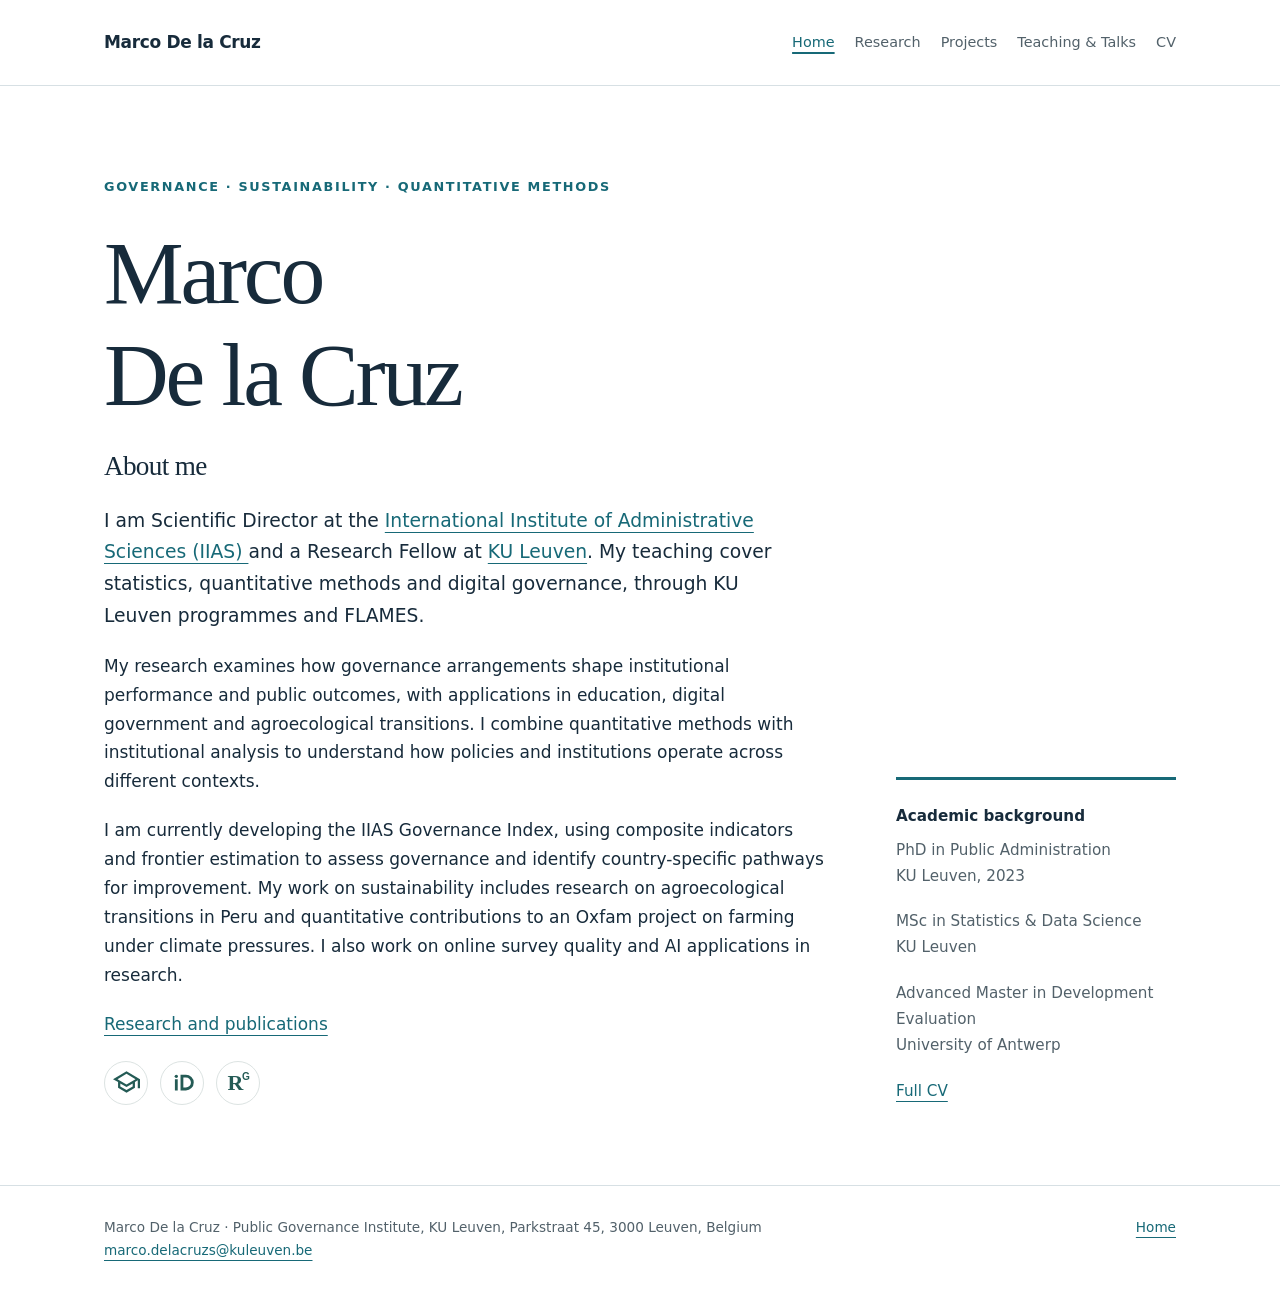
<file: index.html>
<!DOCTYPE html>
<html lang="en">
<head>
  <meta charset="utf-8">
  <meta name="viewport" content="width=device-width, initial-scale=1">

  <title>About me | Marco De la Cruz</title>

  <meta
    name="description"
    content="Marco De la Cruz: governance, institutional performance and sustainability, with research in education, agroecological transitions and quantitative methods."
  >

  <link href="style.css" rel="stylesheet">

  <style>
    .academic-profiles {
      display: flex;
      align-items: center;
      gap: 12px;
      margin-top: 22px;
    }

    .academic-profiles .profile-icon {
      display: inline-flex;
      align-items: center;
      justify-content: center;
      width: 44px;
      height: 44px;
      padding: 0;
      border: 1px solid #dce3e2;
      border-radius: 50%;
      color: #245b55;
      background: transparent;
      text-decoration: none;
      transition:
        color 150ms ease,
        background-color 150ms ease,
        border-color 150ms ease;
    }

    .academic-profiles .profile-icon:hover {
      color: #fff;
      background-color: #245b55;
      border-color: #245b55;
    }

    .academic-profiles .profile-icon:focus-visible {
      outline: 3px solid #245b55;
      outline-offset: 4px;
    }

    .academic-profiles svg {
      display: block;
      width: 27px;
      height: 27px;
      fill: currentColor;
    }

    @media (prefers-reduced-motion: reduce) {
      .academic-profiles .profile-icon {
        transition: none;
      }
    }
  </style>
</head>

<body>
  <a class="skip" href="#main">Skip to content</a>

  <header>
    <div class="wrap bar">
      <a class="name" href="index.html">Marco De la Cruz</a>

      <nav aria-label="Main navigation">
        <a href="index.html" aria-current="page">Home</a>
        <a href="research.html">Research</a>
        <a href="projects.html">Projects</a>
        <a href="teaching.html">Teaching &amp; Talks</a>
        <a href="cv.html">CV</a>
      </nav>
    </div>
  </header>

  <main class="wrap" id="main">
    <section class="hero">
      <div>
        <p class="eyebrow">
          Governance · Sustainability · Quantitative methods
        </p>

        <h1>Marco<br>De la Cruz</h1>

        <h2 style="font-size: 1.7rem;">About me</h2>

        <p class="intro">
          I am Scientific Director at the
          <a href="https://www.iias-iisa.org/">
            International Institute of Administrative Sciences (IIAS)
          </a>
          and a Research Fellow at
          <a href="https://www.kuleuven.be/english/">KU Leuven</a>.
          My teaching cover statistics, quantitative methods and digital governance, through KU Leuven programmes and FLAMES.          
        </p>
        

        <p>
          My research examines how governance arrangements shape
          institutional performance and public outcomes, with applications
          in education, digital government and agroecological transitions.
          I combine quantitative methods with institutional analysis to
          understand how policies and institutions operate across
          different contexts.
        </p>

        <p>
          I am currently developing the IIAS Governance Index, using
          composite indicators and frontier estimation to assess governance
          and identify country-specific pathways for improvement.
          My work on sustainability includes research on agroecological
          transitions in Peru and quantitative contributions to an Oxfam
          project on farming under climate pressures. I also work on
          online survey quality and AI applications in research.
        </p>

        <a href="research.html">Research and publications</a>

        <nav class="academic-profiles" aria-label="Academic profiles">

          
          <a
            class="profile-icon"
            href="https://scholar.google.com/citations?user=-KuiFt8AAAAJ&hl=en&oi=sra"
            aria-label="Google Scholar profile"
            title="Google Scholar"
          >
            <svg viewBox="0 0 24 24" aria-hidden="true" focusable="false">
              <path d="M12 2 0 9l4.5 2.6v5L12 21l7.5-4.4v-5L22 10.1V17h2V9L12 2Zm0 2.3L20 9l-8 4.7L4 9l8-4.7Zm-5.5 8.5 5.5 3.2 5.5-3.2v2.7L12 18.7l-5.5-3.2v-2.7Z"/>
            </svg>
          </a>

          <a
            class="profile-icon"
            href="https://orcid.org/0000-0002-1313-541X"
            aria-label="ORCID profile"
            title="ORCID"
          >
            <svg viewBox="0 0 24 24" aria-hidden="true" focusable="false">
              <circle cx="6.5" cy="6.5" r="1.5"/>
              <path d="M5.25 9h2.5v10h-2.5V9Zm5-4H15a7 7 0 0 1 0 14h-4.75V5Zm2.5 2.5v9H15a4.5 4.5 0 0 0 0-9h-2.25Z"/>
            </svg>
          </a>

          
          
          <a
            class="profile-icon"
            href="https://www.researchgate.net/profile/Marco-De-La-Cruz"
            aria-label="ResearchGate profile"
            title="ResearchGate"
          >
            <svg viewBox="0 0 32 32" aria-hidden="true" focusable="false">
              <text
                x="3"
                y="25"
                font-family="Georgia, 'Times New Roman', serif"
                font-size="26"
                font-weight="700"
              >R</text>
              <text
                x="20"
                y="13"
                font-family="Arial, sans-serif"
                font-size="12"
                font-weight="600"
              >G</text>
            </svg>
          </a>

        </nav>
      </div>

      <aside>
        <strong>Academic background</strong>

        <p>
          PhD in Public Administration<br>
          KU Leuven, 2023
        </p>

        <p>
          MSc in Statistics &amp; Data Science<br>
          KU Leuven
        </p>

        <p>
          Advanced Master in Development Evaluation<br>
          University of Antwerp
        </p>

        <a href="cv.html">Full CV</a>
      </aside>
    </section>
  </main>

  <footer>
    <div class="wrap">
      <span>Marco De la Cruz · Public Governance Institute, KU Leuven, Parkstraat 45, 3000 Leuven, Belgium<br><a href="mailto:marco.delacruzs@kuleuven.be">marco.delacruzs@kuleuven.be</a></span>
      <a href="index.html">Home</a>
    </div>
  </footer>
</body>
</html>
</file>
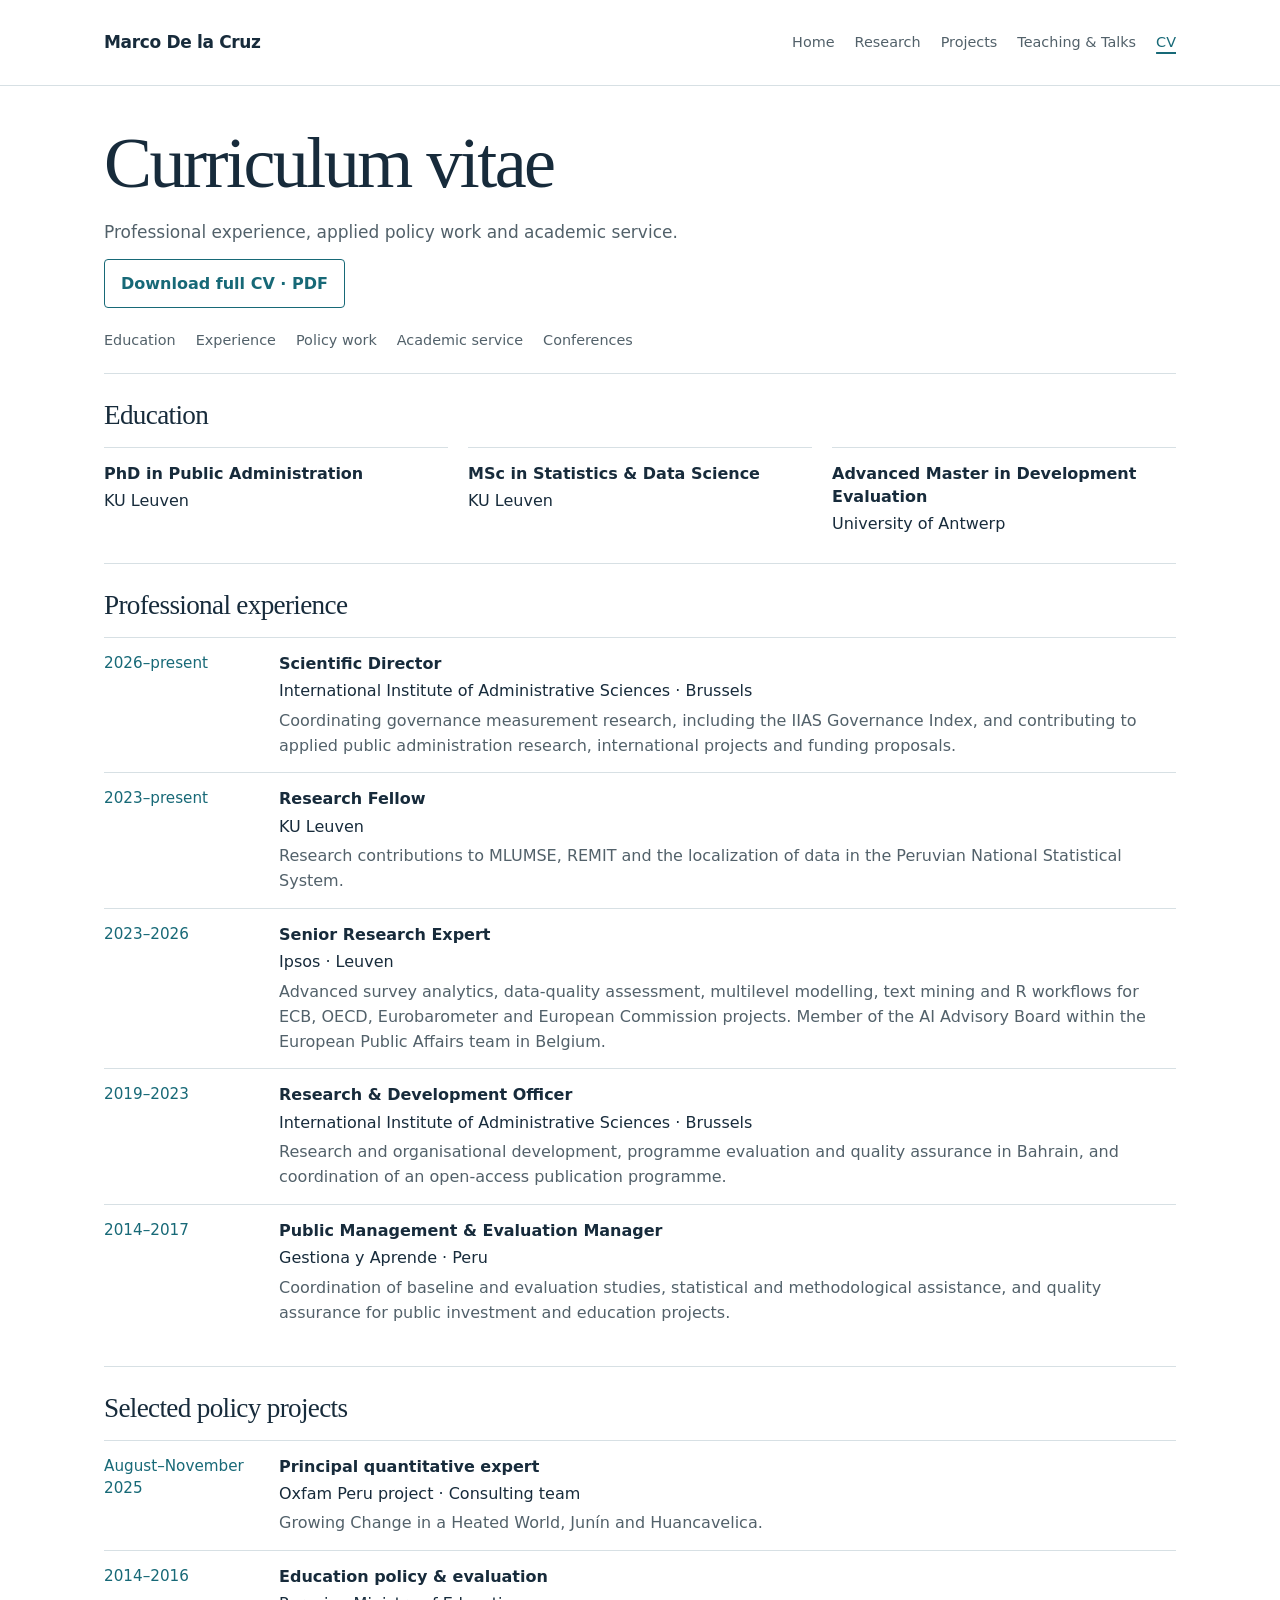
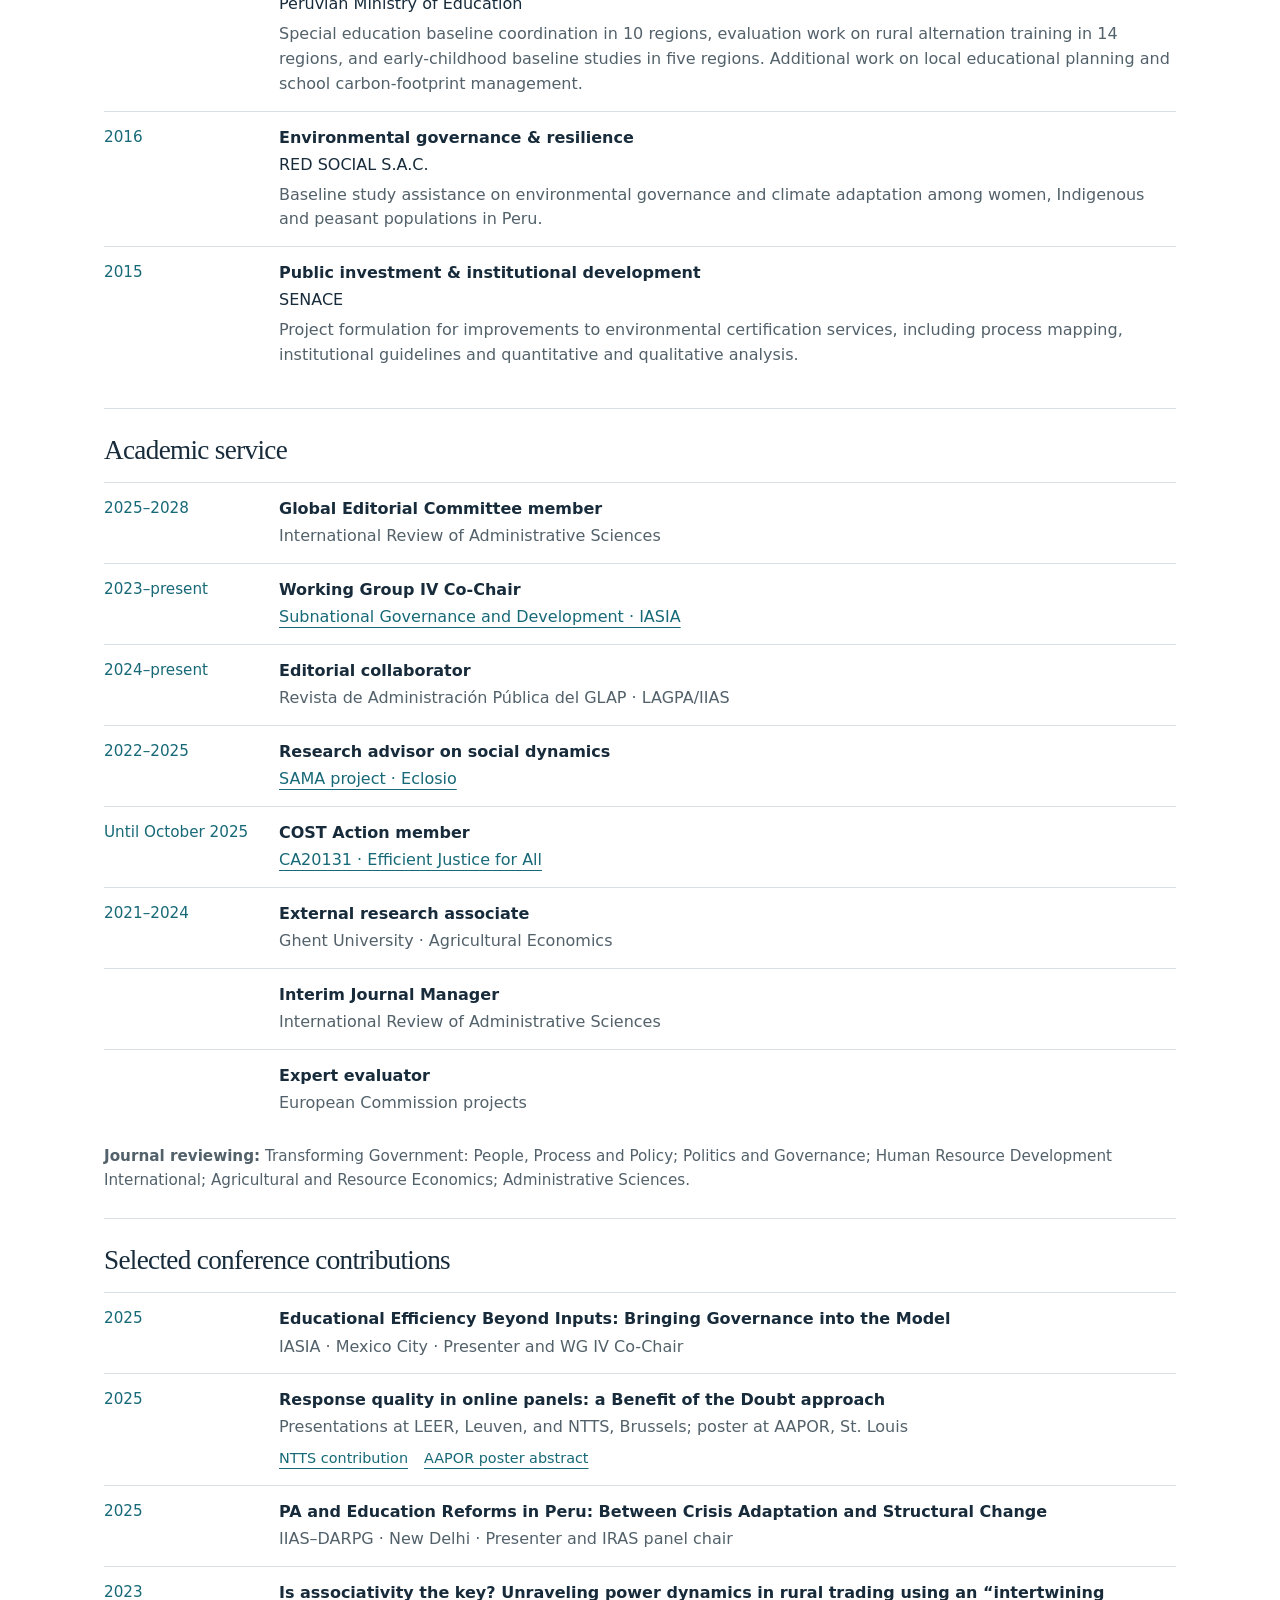
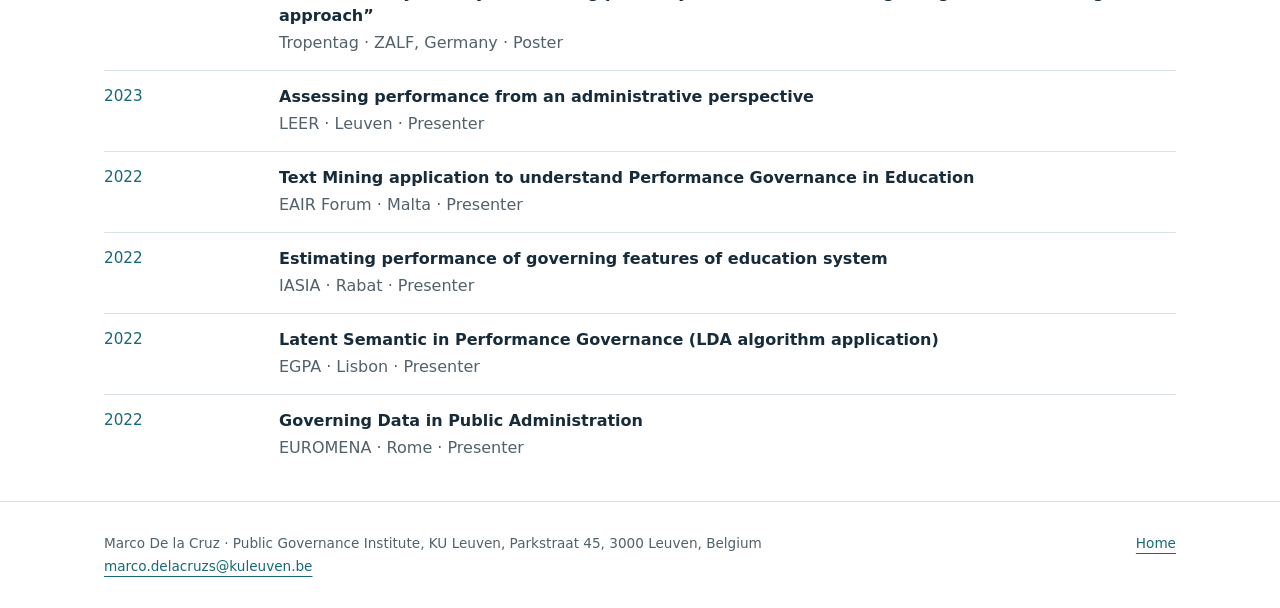
<file: cv.html>
<!DOCTYPE html>
<html lang="en">
<head>
  <meta charset="utf-8">
  <meta name="viewport" content="width=device-width, initial-scale=1">

  <title>CV | Marco De la Cruz</title>

  <meta
    name="description"
    content="Marco De la Cruz: professional experience, education, policy projects and academic service."
  >

  <link href="style.css" rel="stylesheet">

  <style>
    /* Compact formatting for this page only */

    .cv-page .page-head {
      padding: 36px 0 20px;
    }

    .cv-page .page-head h1 {
      margin-bottom: 14px;
    }

    .cv-page .page-head p {
      margin-bottom: 12px;
    }

    .cv-download {
      display: inline-block;
      padding: 10px 16px;
      border: 1px solid var(--accent, #176977);
      border-radius: 4px;
      color: var(--accent, #176977);
      font-size: 1rem;
      font-weight: 600;
      text-decoration: none;
    }

    .cv-download:hover {
      background: var(--accent, #176977);
      color: #fff;
    }

    .cv-page .jump {
      gap: 10px 20px;
      padding-bottom: 20px;
    }

    .cv-page .section {
      padding: 26px 0;
    }

    .cv-page .section > h2 {
      font-size: 1.7rem;
      margin-bottom: 16px;
    }

    .cv-page .cv-grid,
    .cv-page .course {
      display: grid;
      grid-template-columns: 155px minmax(0, 1fr);
      align-items: start;
      gap: 20px;
      padding: 14px 0;
      border-top: 1px solid var(--line, #d7e0e4);
    }

    .cv-page .cv-grid h3,
    .cv-page .course h3,
    .cv-page .education-item h3 {
      font: 600 1rem/1.45 system-ui, -apple-system, sans-serif;
      margin: 0 0 4px;
    }

    .cv-page .cv-grid p,
    .cv-page .course p,
    .cv-page .education-item p {
      margin: 0 0 5px;
      font-size: 1rem;
      line-height: 1.55;
    }

    .cv-page .cv-grid p:last-child,
    .cv-page .course p:last-child,
    .cv-page .education-item p:last-child {
      margin-bottom: 0;
    }

    .cv-page .date {
      font-size: 0.95rem;
      line-height: 1.5;
      color: var(--accent, #176977);
    }

    .cv-page .organisation {
      color: var(--ink, #172b3b);
      font-weight: 500;
    }

    .cv-page .education-grid {
      display: grid;
      grid-template-columns: repeat(3, minmax(0, 1fr));
      gap: 20px;
    }

    .cv-page .education-item {
      border-top: 1px solid var(--line, #d7e0e4);
      padding-top: 14px;
    }

    .cv-page .reviewing {
      margin-top: 14px;
      margin-bottom: 0;
      font-size: 0.95rem;
      line-height: 1.6;
    }

    .cv-page .course-links {
      display: flex;
      flex-wrap: wrap;
      gap: 8px 16px;
      margin-top: 6px;
      font-size: 0.9rem;
    }

    @media (max-width: 800px) {
      .cv-page .education-grid {
        grid-template-columns: 1fr;
        gap: 14px;
      }

      .cv-page .cv-grid,
      .cv-page .course {
        grid-template-columns: 1fr;
        gap: 5px;
      }

      .cv-page .section {
        padding: 22px 0;
      }
    }

    @media print {
      .cv-page .jump,
      .cv-page .cv-download {
        display: none;
      }

      .cv-page .cv-grid,
      .cv-page .course,
      .cv-page .education-item {
        break-inside: avoid;
      }
    }
  </style>
</head>

<body>
  <a class="skip" href="#main">Skip to content</a>

  <header>
    <div class="wrap bar">
      <a class="name" href="index.html">Marco De la Cruz</a>

      <nav aria-label="Main navigation">
        <a href="index.html">Home</a>
        <a href="research.html">Research</a>
        <a href="projects.html">Projects</a>
        <a href="teaching.html">Teaching &amp; Talks</a>
        <a href="cv.html" aria-current="page">CV</a>
      </nav>
    </div>
  </header>

  <main class="wrap cv-page" id="main">

    <div class="page-head">
      <h1>Curriculum vitae</h1>

      <p>
        Professional experience, applied policy work and academic service.
      </p>

      <a
        class="cv-download"
        href="https://soc.kuleuven.be/io/personeel/staf/cv/cv-marco-de-la-cruz-sanchez-en.pdf"
      >
        Download full CV · PDF
      </a>
    </div>

    <nav aria-label="CV sections" class="jump">
      <a href="#education">Education</a>
      <a href="#experience">Experience</a>
      <a href="#policy">Policy work</a>
      <a href="#service">Academic service</a>
      <a href="#talks">Conferences</a>
    </nav>

    <section class="section" id="education">
      <h2>Education</h2>

      <div class="education-grid">

        <article class="education-item">
          <h3>PhD in Public Administration</h3>
          <p>KU Leuven</p>
        </article>

        <article class="education-item">
          <h3>MSc in Statistics &amp; Data Science</h3>
          <p>KU Leuven</p>
        </article>

        <article class="education-item">
          <h3>Advanced Master in Development Evaluation</h3>
          <p>University of Antwerp</p>
        </article>

      </div>
    </section>

    <section class="section" id="experience">
      <h2>Professional experience</h2>

      <article class="cv-grid">
        <div class="date">2026–present</div>
        <div>
          <h3>Scientific Director</h3>
          <p class="organisation">
            International Institute of Administrative Sciences · Brussels
          </p>
          <p>
            Coordinating governance measurement research, including the
            IIAS Governance Index, and contributing to applied public
            administration research, international projects and funding
            proposals.
          </p>
        </div>
      </article>

      <article class="cv-grid">
        <div class="date">2023–present</div>
        <div>
          <h3>Research Fellow</h3>
          <p class="organisation">KU Leuven</p>
          <p>
            Research contributions to MLUMSE, REMIT and the localization
            of data in the Peruvian National Statistical System.
          </p>
        </div>
      </article>

      <article class="cv-grid">
        <div class="date">2023–2026</div>
        <div>
          <h3>Senior Research Expert</h3>
          <p class="organisation">Ipsos · Leuven</p>
          <p>
            Advanced survey analytics, data-quality assessment, multilevel
            modelling, text mining and R workflows for ECB, OECD,
            Eurobarometer and European Commission projects. Member of
            the AI Advisory Board within the European Public Affairs
            team in Belgium.
          </p>
        </div>
      </article>

      <article class="cv-grid">
        <div class="date">2019–2023</div>
        <div>
          <h3>Research &amp; Development Officer</h3>
          <p class="organisation">
            International Institute of Administrative Sciences · Brussels
          </p>
          <p>
            Research and organisational development, programme evaluation
            and quality assurance in Bahrain, and coordination of an
            open-access publication programme.
          </p>
        </div>
      </article>

      <article class="cv-grid">
        <div class="date">2014–2017</div>
        <div>
          <h3>Public Management &amp; Evaluation Manager</h3>
          <p class="organisation">Gestiona y Aprende · Peru</p>
          <p>
            Coordination of baseline and evaluation studies, statistical
            and methodological assistance, and quality assurance for
            public investment and education projects.
          </p>
        </div>
      </article>

    </section>

    <section class="section" id="policy">
      <h2>Selected policy projects</h2>

      <article class="cv-grid">
        <div class="date">August–November 2025</div>
        <div>
          <h3>Principal quantitative expert</h3>
          <p class="organisation">
            Oxfam Peru project · Consulting team
          </p>
          <p>
            Growing Change in a Heated World, Junín and Huancavelica.
          </p>
        </div>
      </article>

      <article class="cv-grid">
        <div class="date">2014–2016</div>
        <div>
          <h3>Education policy &amp; evaluation</h3>
          <p class="organisation">Peruvian Ministry of Education</p>
          <p>
            Special education baseline coordination in 10 regions,
            evaluation work on rural alternation training in 14 regions,
            and early-childhood baseline studies in five regions.
            Additional work on local educational planning and school
            carbon-footprint management.
          </p>
        </div>
      </article>

      <article class="cv-grid">
        <div class="date">2016</div>
        <div>
          <h3>Environmental governance &amp; resilience</h3>
          <p class="organisation">RED SOCIAL S.A.C.</p>
          <p>
            Baseline study assistance on environmental governance and
            climate adaptation among women, Indigenous and peasant
            populations in Peru.
          </p>
        </div>
      </article>

      <article class="cv-grid">
        <div class="date">2015</div>
        <div>
          <h3>Public investment &amp; institutional development</h3>
          <p class="organisation">SENACE</p>
          <p>
            Project formulation for improvements to environmental
            certification services, including process mapping,
            institutional guidelines and quantitative and qualitative
            analysis.
          </p>
        </div>
      </article>

    </section>

    <section class="section" id="service">
      <h2>Academic service</h2>

      <article class="course">
        <span class="date">2025–2028</span>
        <div>
          <h3>Global Editorial Committee member</h3>
          <p>International Review of Administrative Sciences</p>
        </div>
      </article>

      <article class="course">
        <span class="date">2023–present</span>
        <div>
          <h3>Working Group IV Co-Chair</h3>
          <p>
            <a href="https://www.iias-iisa.org/iasia-working-groups-wg-4-sub-national-governance-and-development/">
              Subnational Governance and Development · IASIA
            </a>
          </p>
        </div>
      </article>

      <article class="course">
        <span class="date">2024–present</span>
        <div>
          <h3>Editorial collaborator</h3>
          <p>
            Revista de Administración Pública del GLAP · LAGPA/IIAS
          </p>
        </div>
      </article>

      <article class="course">
        <span class="date">2022–2025</span>
        <div>
          <h3>Research advisor on social dynamics</h3>
          <p>
            <a href="https://www.eclosio.ong/es/news/el-proyecto-sama-comienza/">
              SAMA project · Eclosio
            </a>
          </p>
        </div>
      </article>

      <article class="course">
        <span class="date">Until October 2025</span>
        <div>
          <h3>COST Action member</h3>
          <p>
            <a href="https://www.cost.eu/actions/CA20131/">
              CA20131 · Efficient Justice for All
            </a>
          </p>
        </div>
      </article>

      <article class="course">
        <span class="date">2021–2024</span>
        <div>
          <h3>External research associate</h3>
          <p>Ghent University · Agricultural Economics</p>
        </div>
      </article>

      <article class="course">
        <span class="date"></span>
        <div>
          <h3>Interim Journal Manager</h3>
          <p>International Review of Administrative Sciences</p>
        </div>
      </article>

      <article class="course">
        <span class="date"></span>
        <div>
          <h3>Expert evaluator</h3>
          <p>European Commission projects</p>
        </div>
      </article>

      <p class="quiet reviewing">
        <strong>Journal reviewing:</strong>
        Transforming Government: People, Process and Policy;
        Politics and Governance;
        Human Resource Development International;
        Agricultural and Resource Economics;
        Administrative Sciences.
      </p>

    </section>

    <section class="section" id="talks">
      <h2>Selected conference contributions</h2>

      <article class="course">
        <span class="date">2025</span>
        <div>
          <h3>
            Educational Efficiency Beyond Inputs:
            Bringing Governance into the Model
          </h3>
          <p>
            IASIA · Mexico City · Presenter and WG IV Co-Chair
          </p>
        </div>
      </article>

      <article class="course">
        <span class="date">2025</span>
        <div>
          <h3>
            Response quality in online panels:
            a Benefit of the Doubt approach
          </h3>
          <p>
            Presentations at LEER, Leuven, and NTTS, Brussels;
            poster at AAPOR, St. Louis
          </p>
          <div class="course-links">
            <a href="research.html#conference">NTTS contribution</a>
            <a href="https://aapor.confex.com/aapor/2025/meetingapp.cgi/Paper/4449">
              AAPOR poster abstract
            </a>
          </div>
        </div>
      </article>

      <article class="course">
        <span class="date">2025</span>
        <div>
          <h3>
            PA and Education Reforms in Peru:
            Between Crisis Adaptation and Structural Change
          </h3>
          <p>
            IIAS–DARPG · New Delhi · Presenter and IRAS panel chair
          </p>
        </div>
      </article>

      <article class="course">
        <span class="date">2023</span>
        <div>
          <h3>
            Is associativity the key? Unraveling power dynamics
            in rural trading using an “intertwining approach”
          </h3>
          <p>Tropentag · ZALF, Germany · Poster</p>
        </div>
      </article>

      <article class="course">
        <span class="date">2023</span>
        <div>
          <h3>
            Assessing performance from an administrative perspective
          </h3>
          <p>LEER · Leuven · Presenter</p>
        </div>
      </article>

      <article class="course">
        <span class="date">2022</span>
        <div>
          <h3>
            Text Mining application to understand
            Performance Governance in Education
          </h3>
          <p>EAIR Forum · Malta · Presenter</p>
        </div>
      </article>

      <article class="course">
        <span class="date">2022</span>
        <div>
          <h3>
            Estimating performance of governing features
            of education system
          </h3>
          <p>IASIA · Rabat · Presenter</p>
        </div>
      </article>

      <article class="course">
        <span class="date">2022</span>
        <div>
          <h3>
            Latent Semantic in Performance Governance
            (LDA algorithm application)
          </h3>
          <p>EGPA · Lisbon · Presenter</p>
        </div>
      </article>

      <article class="course">
        <span class="date">2022</span>
        <div>
          <h3>Governing Data in Public Administration</h3>
          <p>EUROMENA · Rome · Presenter</p>
        </div>
      </article>

    </section>

  </main>

  <footer>
    <div class="wrap">
      <span>Marco De la Cruz · Public Governance Institute, KU Leuven, Parkstraat 45, 3000 Leuven, Belgium<br><a href="mailto:marco.delacruzs@kuleuven.be">marco.delacruzs@kuleuven.be</a></span>
      <a href="index.html">Home</a>
    </div>
  </footer>

</body>
</html>
</file>
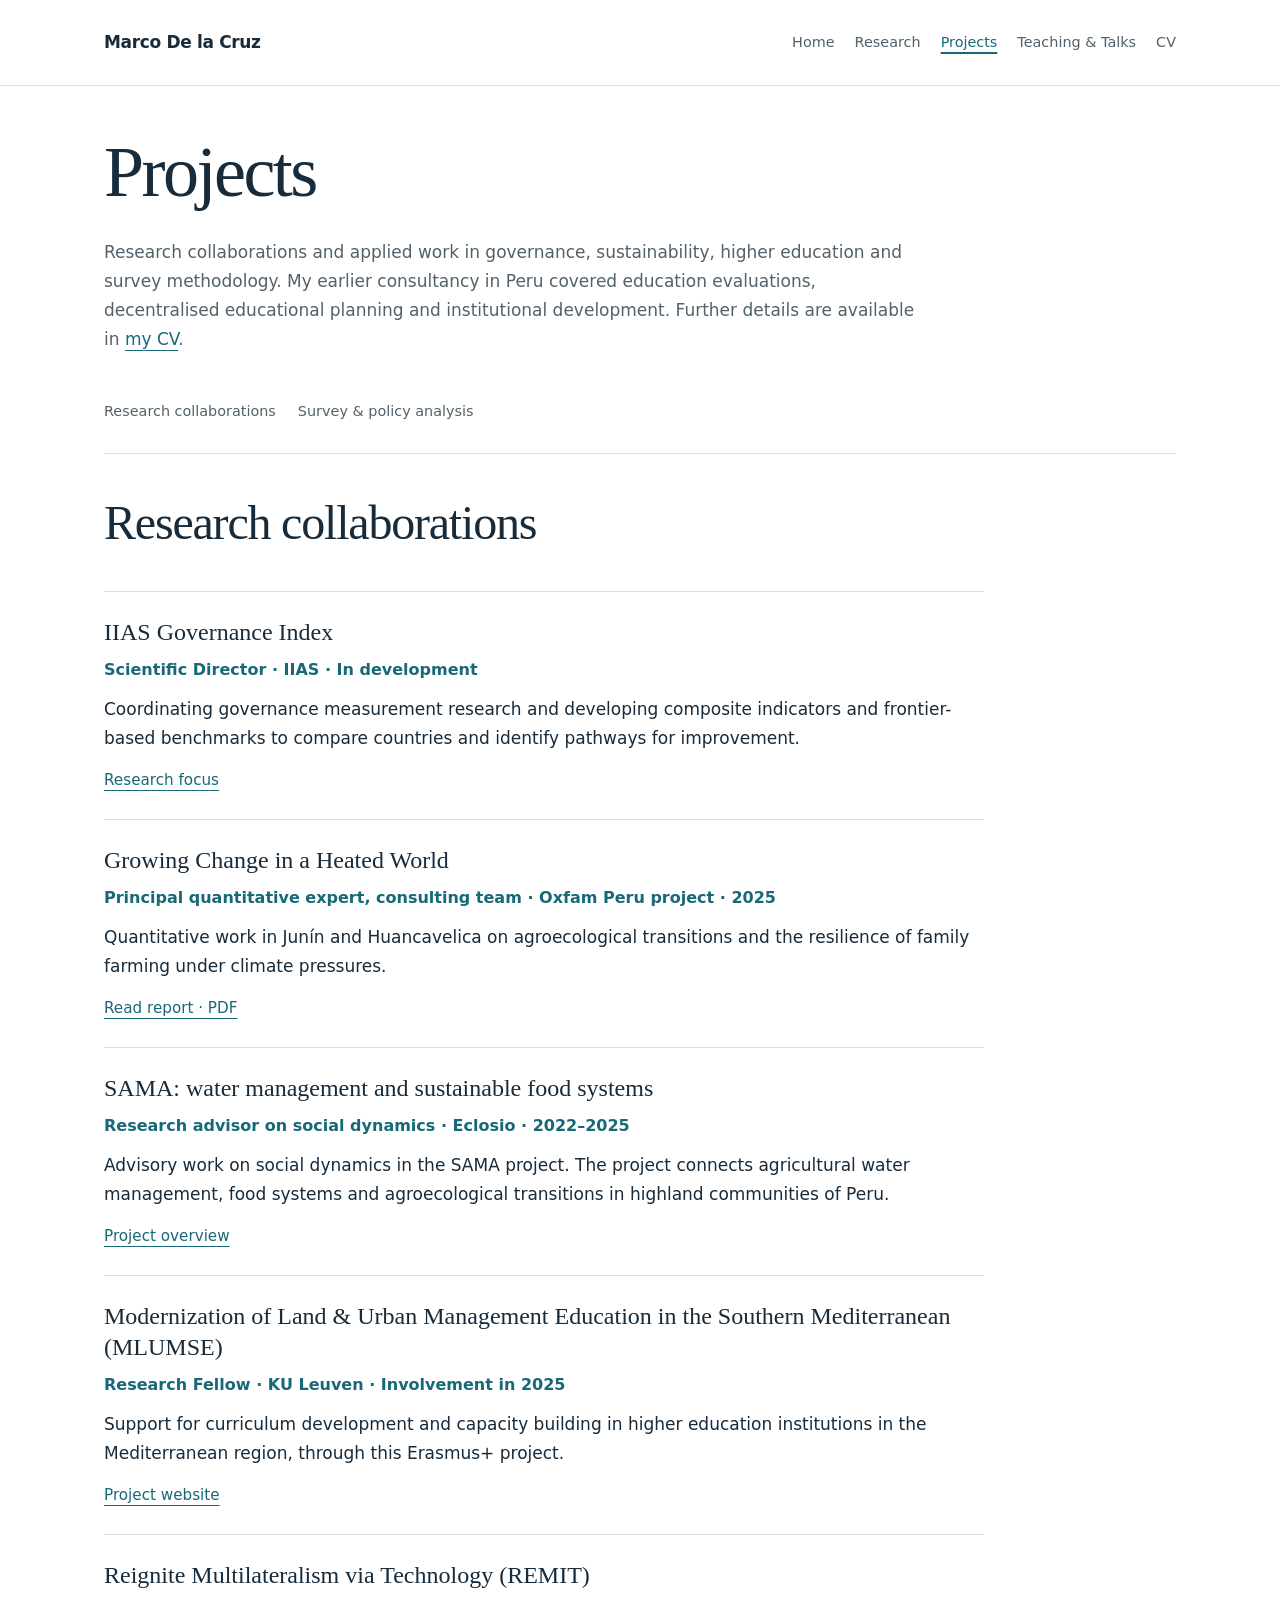
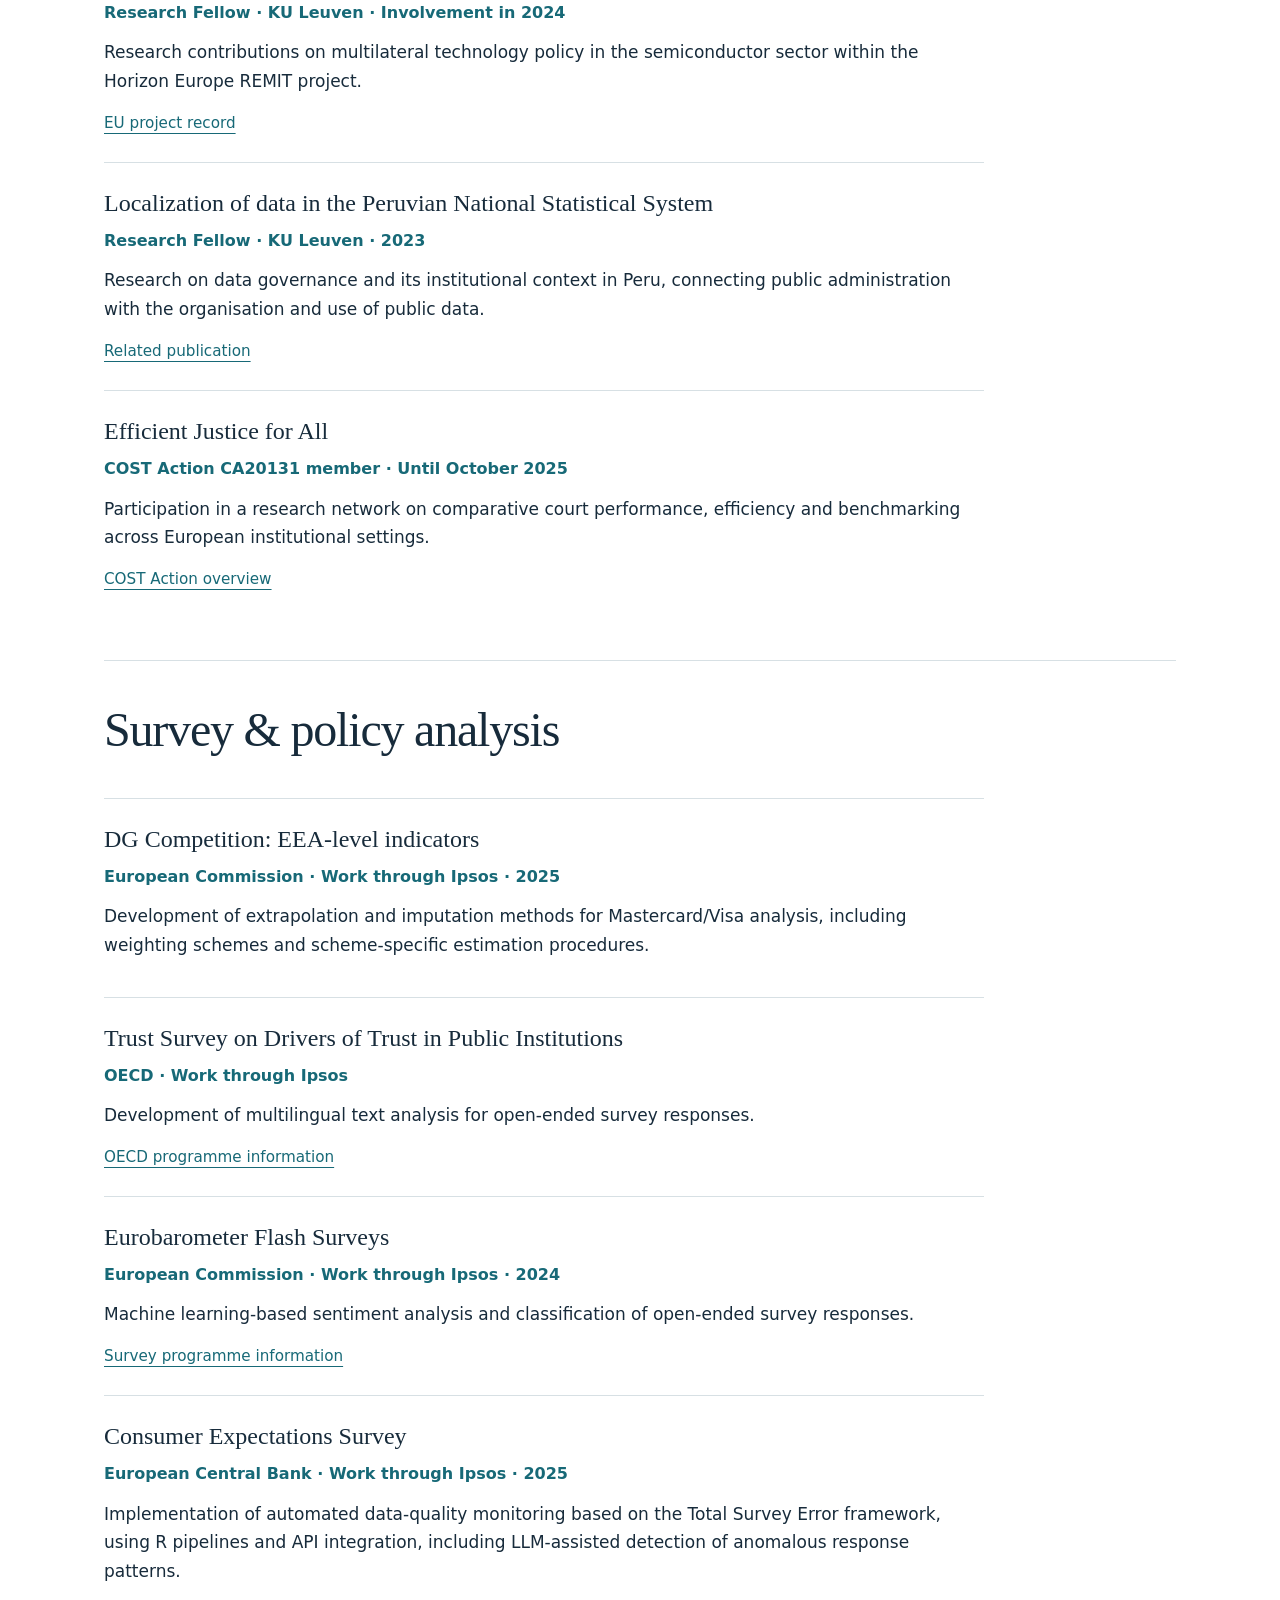
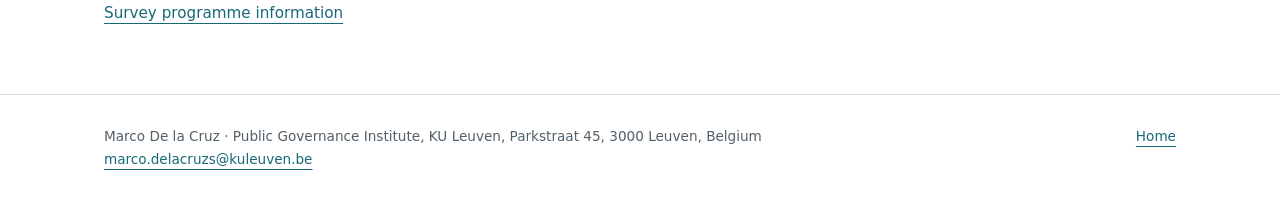
<file: projects.html>
<!DOCTYPE html>
<html lang="en">
<head>
  <meta charset="utf-8">
  <meta name="viewport" content="width=device-width, initial-scale=1">

  <title>Projects | Marco De la Cruz</title>

  <meta
    name="description"
    content="Research collaborations and applied work by Marco De la Cruz in governance, sustainability, higher education and survey methodology."
  >

  <link href="style.css" rel="stylesheet">
</head>

<body>
  <a class="skip" href="#main">Skip to content</a>

  <header>
    <div class="wrap bar">
      <a class="name" href="index.html">Marco De la Cruz</a>

      <nav aria-label="Main navigation">
        <a href="index.html">Home</a>
        <a href="research.html">Research</a>
        <a href="projects.html" aria-current="page">Projects</a>
        <a href="teaching.html">Teaching &amp; Talks</a>
        <a href="cv.html">CV</a>
      </nav>
    </div>
  </header>

  <main class="wrap" id="main">

    <div class="page-head">
      <h1>Projects</h1>

      <p>
        Research collaborations and applied work in governance,
        sustainability, higher education and survey methodology. My earlier consultancy in Peru covered education evaluations,
        decentralised educational planning and institutional development.
        Further details are available in
        <a href="https://soc.kuleuven.be/io/personeel/staf/cv/cv-marco-de-la-cruz-sanchez-en.pdf">my CV</a>.
      </p>
    </div>

    <nav aria-label="Project sections" class="jump">
      <a href="#research-projects">Research collaborations</a>
      <a href="#survey-projects">Survey &amp; policy analysis</a>
    </nav>

    <section class="section" id="research-projects">
      <h2>Research collaborations</h2>

      <article class="project-entry">
        <h3>
          <a href="research.html#streams">IIAS Governance Index</a>
        </h3>

        <p class="project-meta">
          Scientific Director · IIAS · In development
        </p>

        <p>
          Coordinating governance measurement research and developing
          composite indicators and frontier-based benchmarks to compare
          countries and identify pathways for improvement.
        </p>

        <a class="resource-link" href="research.html#streams">
          Research focus
        </a>
      </article>

      <article class="project-entry">
        <h3>Growing Change in a Heated World</h3>

        <p class="project-meta">
          Principal quantitative expert, consulting team ·
          Oxfam Peru project · 2025
        </p>

        <p>
          Quantitative work in Junín and Huancavelica on agroecological
          transitions and the resilience of family farming under
          climate pressures.
        </p>

        <a
          class="resource-link"
          href="https://oi-files-cng-v2-prod.s3.eu-west-2.amazonaws.com/peru.oxfam.org/s3fs-public/Publicaci%C3%B3n%20-%20M%C3%A1s%20all%C3%A1%20de%20la%20productividad%20-digital.pdf?VersionId=tZHkdQlATuVQcSGBdaScFiALOvwGauzJ"
        >
          Read report · PDF
        </a>
      </article>

      <article class="project-entry">
        <h3>
          <a href="https://www.eclosio.ong/es/news/el-proyecto-sama-comienza/">
            SAMA: water management and sustainable food systems
          </a>
        </h3>

        <p class="project-meta">
          Research advisor on social dynamics · Eclosio · 2022–2025
        </p>

        <p>
          Advisory work on social dynamics in the SAMA project.
          The project connects agricultural water management, food
          systems and agroecological transitions in highland
          communities of Peru.
        </p>

        <a
          class="resource-link"
          href="https://www.eclosio.ong/es/news/el-proyecto-sama-comienza/"
        >
          Project overview
        </a>
      </article>

      <article class="project-entry">
        <h3>
          <a href="https://mlumse.eu/">
            Modernization of Land &amp; Urban Management Education
            in the Southern Mediterranean (MLUMSE)
          </a>
        </h3>

        <p class="project-meta">
          Research Fellow · KU Leuven · Involvement in 2025
        </p>

        <p>
          Support for curriculum development and capacity building
          in higher education institutions in the Mediterranean
          region, through this Erasmus+ project.
        </p>

        <a class="resource-link" href="https://mlumse.eu/">
          Project website
        </a>
      </article>

      <article class="project-entry">
        <h3>
          <a href="https://cordis.europa.eu/project/id/101094228">
            Reignite Multilateralism via Technology (REMIT)
          </a>
        </h3>

        <p class="project-meta">
          Research Fellow · KU Leuven · Involvement in 2024
        </p>

        <p>
          Research contributions on multilateral technology policy
          in the semiconductor sector within the Horizon Europe
          REMIT project.
        </p>

        <a
          class="resource-link"
          href="https://cordis.europa.eu/project/id/101094228"
        >
          EU project record
        </a>
      </article>

      <article class="project-entry">
        <h3>
          <a href="https://doi.org/10.1002/isd2.70043">
            Localization of data in the Peruvian National
            Statistical System
          </a>
        </h3>

        <p class="project-meta">
          Research Fellow · KU Leuven · 2023
        </p>

        <p>
          Research on data governance and its institutional context
          in Peru, connecting public administration with the
          organisation and use of public data.
        </p>

        <a
          class="resource-link"
          href="https://doi.org/10.1002/isd2.70043"
        >
          Related publication
        </a>
      </article>

      <article class="project-entry">
        <h3>
          <a href="https://www.cost.eu/actions/CA20131/">
            Efficient Justice for All
          </a>
        </h3>

        <p class="project-meta">
          COST Action CA20131 member · Until October 2025
        </p>

        <p>
          Participation in a research network on comparative court
          performance, efficiency and benchmarking across European
          institutional settings.
        </p>

        <a
          class="resource-link"
          href="https://www.cost.eu/actions/CA20131/"
        >
          COST Action overview
        </a>
      </article>

    </section>

    <section class="section" id="survey-projects">
      <h2>Survey &amp; policy analysis</h2>

      <article class="project-entry">
        <h3>DG Competition: EEA-level indicators</h3>

        <p class="project-meta">
          European Commission · Work through Ipsos · 2025
        </p>

        <p>
          Development of extrapolation and imputation methods for
          Mastercard/Visa analysis, including weighting schemes
          and scheme-specific estimation procedures.
        </p>
      </article>

      <article class="project-entry">
        <h3>
          <a href="https://www.oecd.org/en/topics/trust-in-government.html">
            Trust Survey on Drivers of Trust in Public Institutions
          </a>
        </h3>

        <p class="project-meta">
          OECD · Work through Ipsos
        </p>

        <p>
          Development of multilingual text analysis for open-ended
          survey responses.
        </p>

        <a
          class="resource-link"
          href="https://www.oecd.org/en/topics/trust-in-government.html"
        >
          OECD programme information
        </a>
      </article>

      <article class="project-entry">
        <h3>
          <a href="https://europa.eu/eurobarometer/about/eurobarometer">
            Eurobarometer Flash Surveys
          </a>
        </h3>

        <p class="project-meta">
          European Commission · Work through Ipsos · 2024
        </p>

        <p>
          Machine learning-based sentiment analysis and
          classification of open-ended survey responses.
        </p>

        <a
          class="resource-link"
          href="https://europa.eu/eurobarometer/about/eurobarometer"
        >
          Survey programme information
        </a>
      </article>

      <article class="project-entry">
        <h3>
          <a href="https://www.ecb.europa.eu/stats/ecb_surveys/consumer_exp_survey/html/index.en.html">
            Consumer Expectations Survey
          </a>
        </h3>

        <p class="project-meta">
          European Central Bank · Work through Ipsos · 2025
        </p>

        <p>
          Implementation of automated data-quality monitoring
          based on the Total Survey Error framework, using R
          pipelines and API integration, including LLM-assisted
          detection of anomalous response patterns.
        </p>

        <a
          class="resource-link"
          href="https://www.ecb.europa.eu/stats/ecb_surveys/consumer_exp_survey/html/index.en.html"
        >
          Survey programme information
        </a>
      </article>

    </section>

  </main>

  <footer>
    <div class="wrap">
      <span>Marco De la Cruz · Public Governance Institute, KU Leuven, Parkstraat 45, 3000 Leuven, Belgium<br><a href="mailto:marco.delacruzs@kuleuven.be">marco.delacruzs@kuleuven.be</a></span>
      <a href="index.html">Home</a>
    </div>
  </footer>

</body>
</html>
</file>
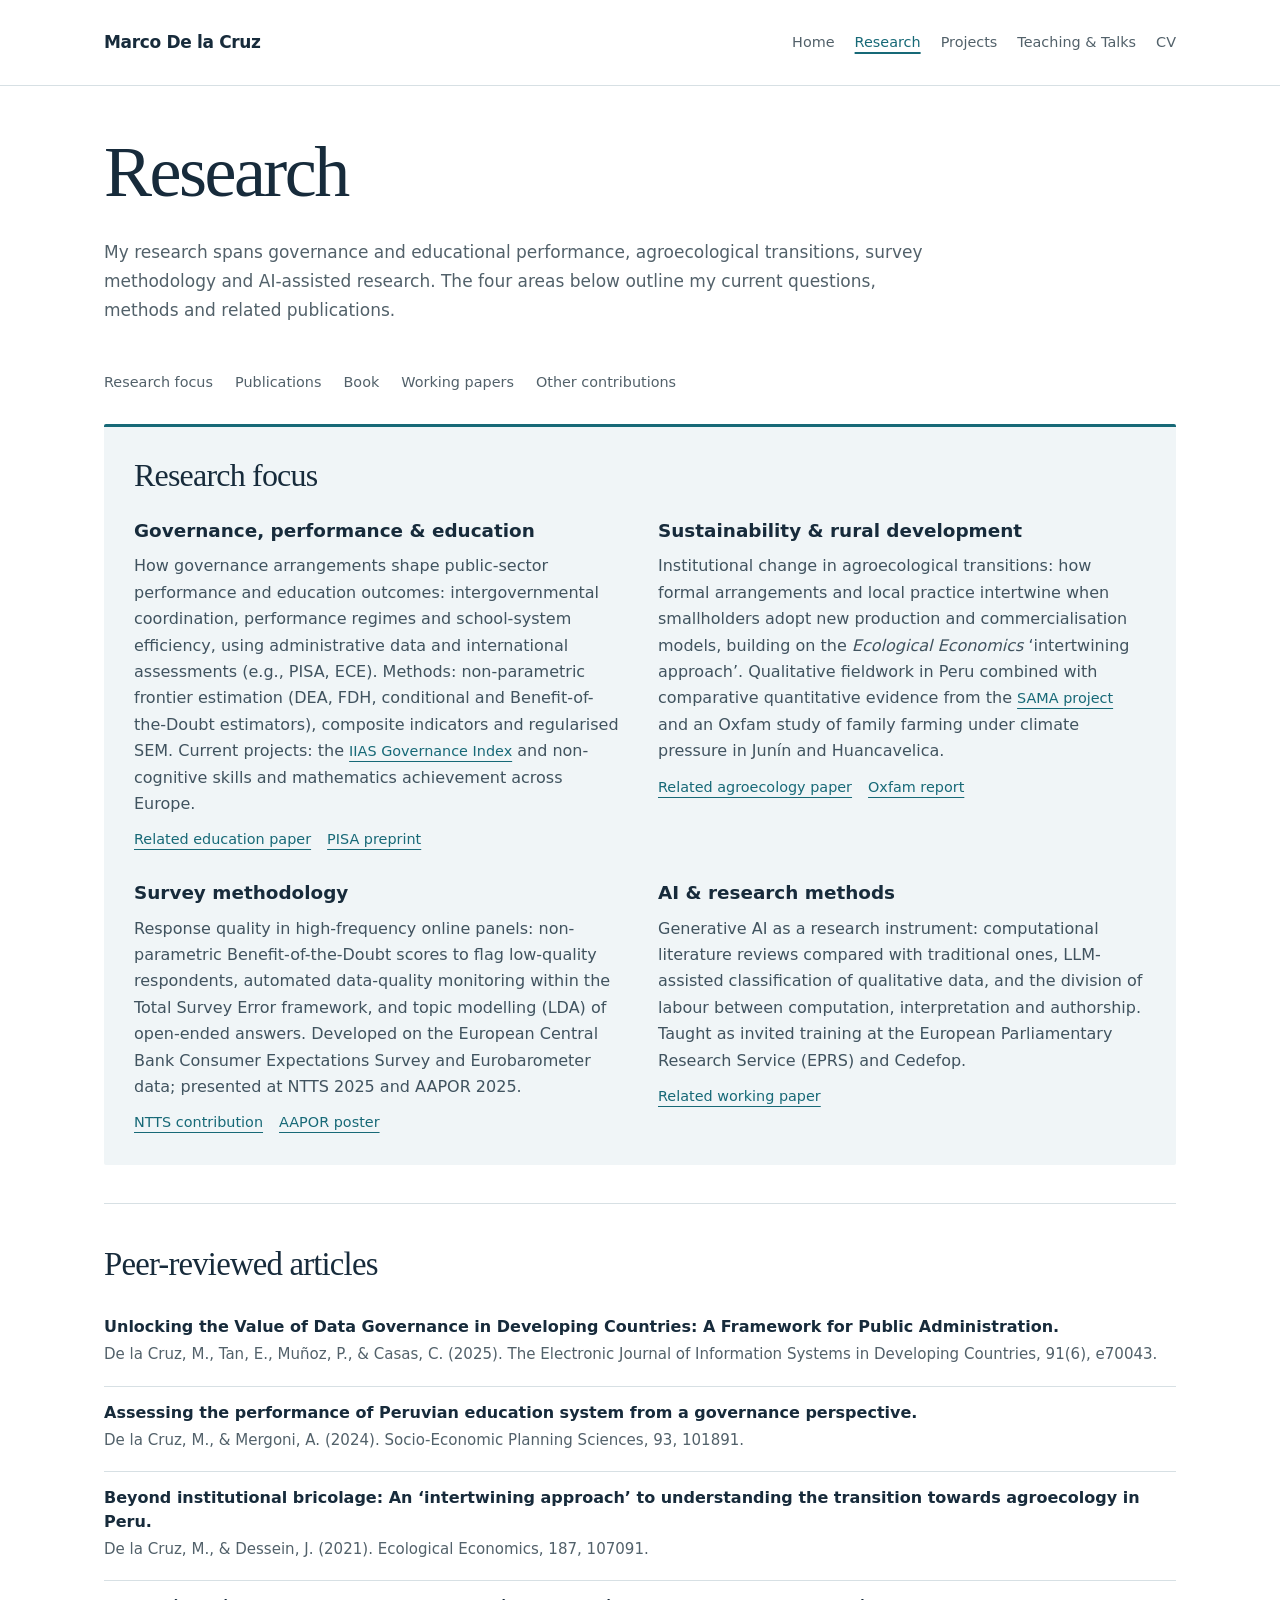
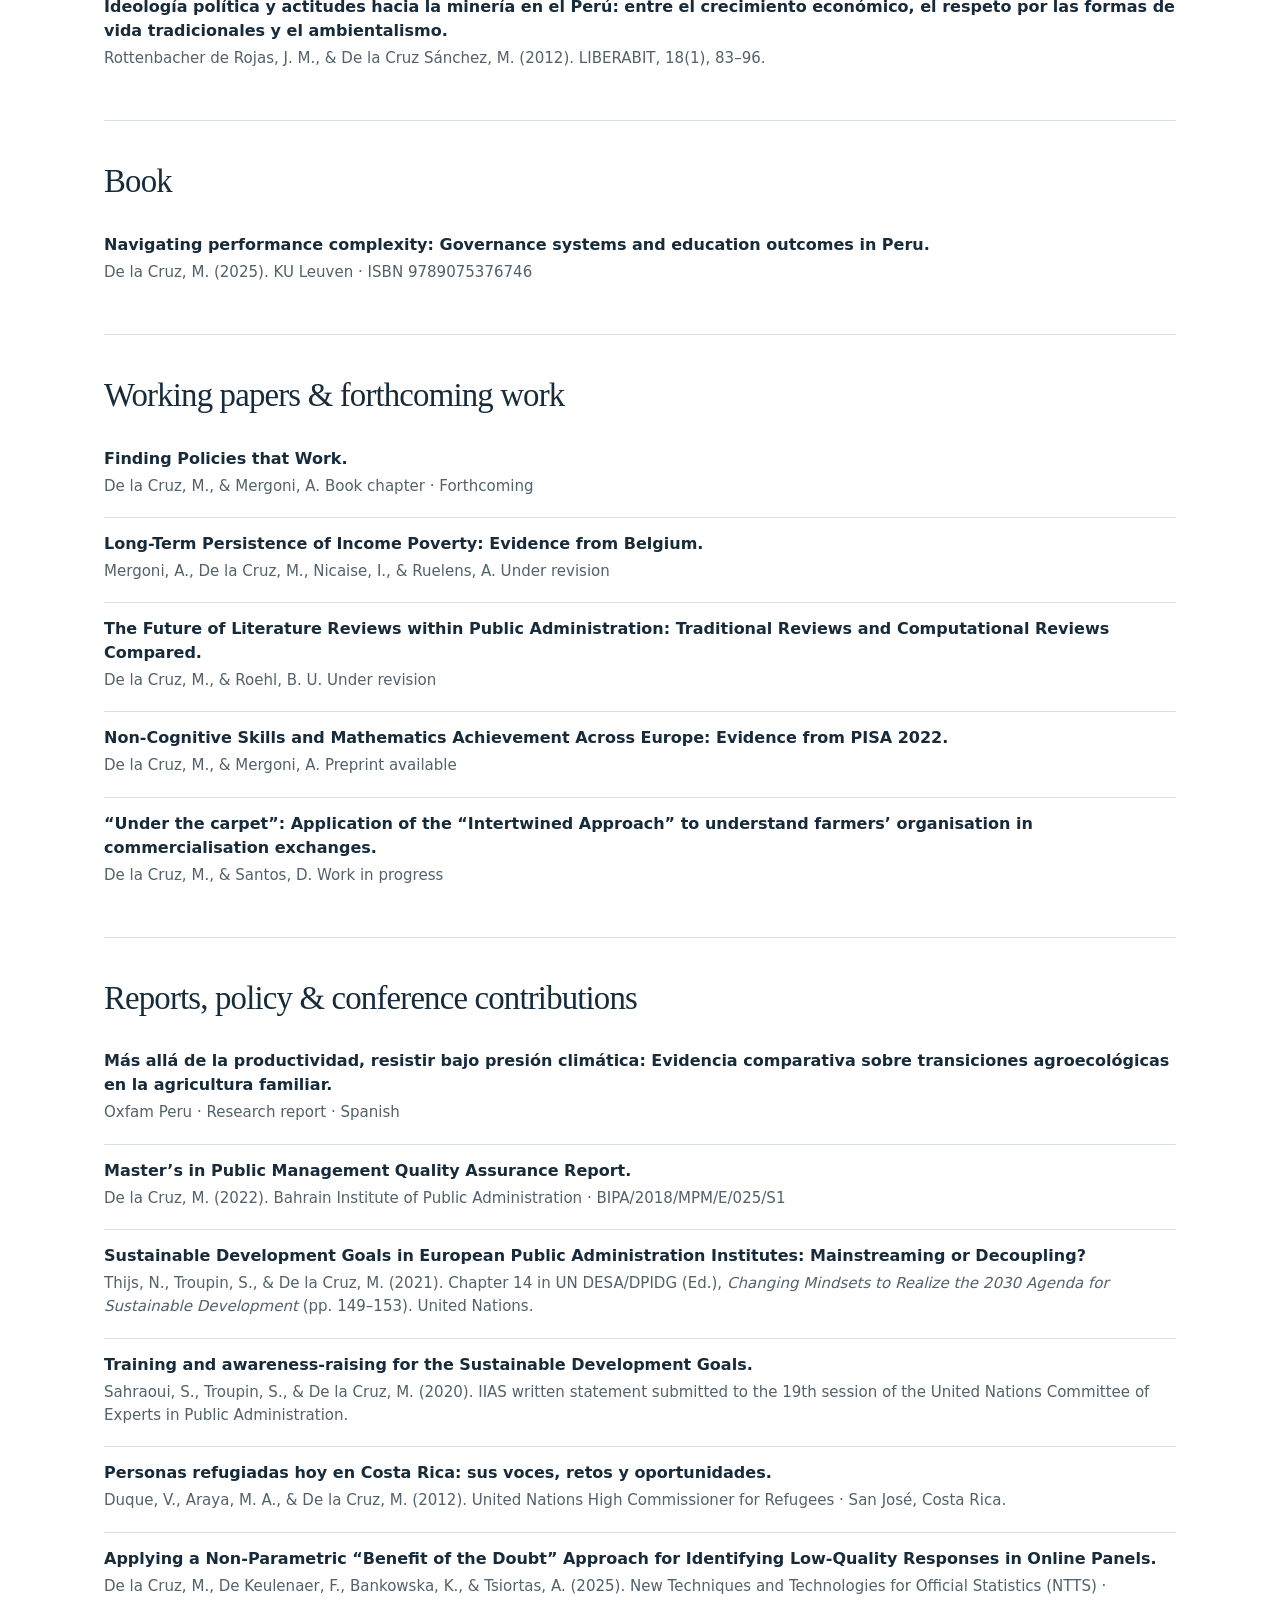
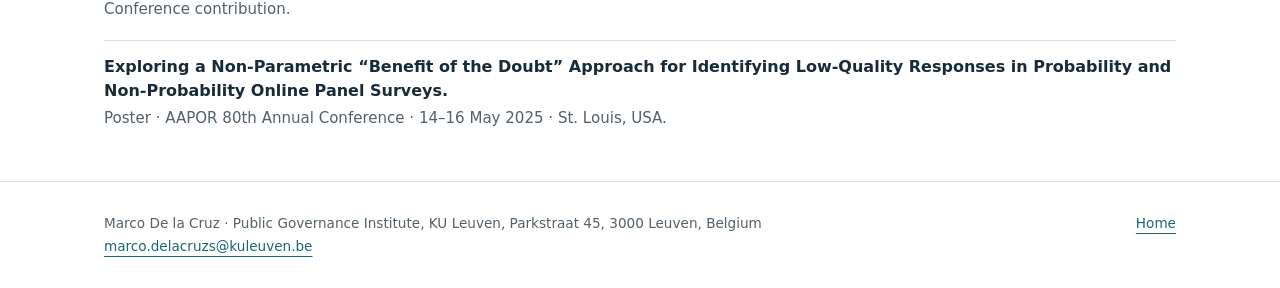
<file: research.html>
<!DOCTYPE html>
<html lang="en">
<head>
  <meta charset="utf-8">
  <meta name="viewport" content="width=device-width, initial-scale=1">

  <title>Research | Marco De la Cruz</title>

  <meta
    name="description"
    content="Marco De la Cruz: research on governance, educational performance, agroecological transitions, survey methodology and AI-assisted research."
  >

  <link href="style.css" rel="stylesheet">

  <style>
    /* Compact publication entries */
    .output-section {
      padding: 42px 0;
    }

    .output-section > h2 {
      font-size: clamp(1.55rem, 2.8vw, 2.05rem);
      margin-bottom: 18px;
    }

    .output-section .publication:first-of-type {
      border-top: 0;
    }

    .output-section .publication {
      max-width: none;
      padding: 14px 0;
    }

    .output-section .publication h3 {
      font: 600 1rem/1.5 system-ui, -apple-system, sans-serif;
      margin: 0 0 4px;
    }

    .output-section .citation-meta {
      font-size: 0.94rem;
      line-height: 1.55;
      margin: 0 0 5px;
    }

    .output-section .paper-links {
      font-size: 0.9rem;
      line-height: 1.4;
    }

    .focus-item .paper-links {
      display: flex;
      flex-wrap: wrap;
      gap: 8px 16px;
    }
  </style>
</head>

<body>
  <a class="skip" href="#main">Skip to content</a>

  <header>
    <div class="wrap bar">
      <a class="name" href="index.html">Marco De la Cruz</a>

      <nav aria-label="Main navigation">
        <a href="index.html">Home</a>
        <a href="research.html" aria-current="page">Research</a>
        <a href="projects.html">Projects</a>
        <a href="teaching.html">Teaching &amp; Talks</a>
        <a href="cv.html">CV</a>
      </nav>
    </div>
  </header>

  <main class="wrap" id="main">

    <div class="page-head">
      <h1>Research</h1>
      <p>
        My research spans governance and educational performance,
        agroecological transitions, survey methodology and AI-assisted
        research. The four areas below outline my current questions,
        methods and related publications.
      </p>
    </div>

    <nav aria-label="Research sections" class="jump">
      <a href="#streams">Research focus</a>
      <a href="#publications">Publications</a>
      <a href="#book">Book</a>
      <a href="#working">Working papers</a>
      <a href="#reports">Other contributions</a>
    </nav>

    <section class="section" id="streams">
      <h2>Research focus</h2>

      <div class="focus-grid">

        <article class="focus-item">
          <h3>Governance, performance &amp; education</h3>
          <p>How governance arrangements shape public-sector performance and
          education outcomes: intergovernmental coordination, performance
          regimes and school-system efficiency, using administrative data and international assessments (e.g., PISA, ECE). Methods: non-parametric frontier estimation (DEA, FDH,
          conditional and Benefit-of-the-Doubt estimators), composite indicators
          and regularised SEM. Current projects: the
          <a href="projects.html#research-projects">IIAS Governance Index</a>
          and non-cognitive skills and mathematics achievement across Europe.</p>

          <div class="paper-links">
            <a href="#education-paper">Related education paper</a>
            <a href="#pisa-paper">PISA preprint</a>
          </div>
        </article>

        <article class="focus-item">
          <h3>Sustainability &amp; rural development</h3>
          <p>Institutional change in agroecological transitions: how formal
          arrangements and local practice intertwine when smallholders adopt
          new production and commercialisation models, building on the
          <em>Ecological Economics</em> ‘intertwining approach’. Qualitative
          fieldwork in Peru combined with comparative quantitative evidence from
          the <a href="https://www.eclosio.ong/es/news/el-proyecto-sama-comienza/">SAMA
          project</a> and an Oxfam study of family farming under climate
          pressure in Junín and Huancavelica.</p>

          <div class="paper-links">
            <a href="#agroecology-paper">Related agroecology paper</a>
            <a href="#oxfam-report">Oxfam report</a>
          </div>
        </article>

        <article class="focus-item">
          <h3>Survey methodology</h3>
          <p>Response quality in high-frequency online panels: non-parametric
          Benefit-of-the-Doubt scores to flag low-quality respondents, automated
          data-quality monitoring within the Total Survey Error framework, and
          topic modelling (LDA) of open-ended answers. Developed on the European
          Central Bank Consumer Expectations Survey and Eurobarometer data; presented
          at NTTS 2025 and AAPOR 2025.</p>

          <div class="paper-links">
            <a href="#conference">NTTS contribution</a>
            <a href="#aapor-2025">AAPOR poster</a>
          </div>
        </article>

        <article class="focus-item">
          <h3>AI &amp; research methods</h3>
          <p>Generative AI as a research instrument: computational literature reviews compared with traditional ones, LLM-assisted
          classification of qualitative data, and the division of labour between
          computation, interpretation and authorship. Taught as invited training at
          the European Parliamentary Research Service (EPRS) and Cedefop.</p>

          <div class="paper-links">
            <a href="#ai-paper">Related working paper</a>
          </div>
        </article>

      </div>
    </section>

    <section class="section output-section" id="publications">
      <h2>Peer-reviewed articles</h2>

      <article class="publication">
        <h3>
          <a href="https://doi.org/10.1002/isd2.70043">
            Unlocking the Value of Data Governance in Developing
            Countries: A Framework for Public Administration.
          </a>
        </h3>

        <p class="citation-meta">
          De la Cruz, M., Tan, E., Muñoz, P., &amp; Casas, C. (2025).
          The Electronic Journal of Information Systems in Developing
          Countries, 91(6), e70043.
        </p>
      </article>

      <article class="publication" id="education-paper">
        <h3>
          <a href="https://doi.org/10.1016/j.seps.2024.101891">
            Assessing the performance of Peruvian education system
            from a governance perspective.
          </a>
        </h3>

        <p class="citation-meta">
          De la Cruz, M., &amp; Mergoni, A. (2024).
          Socio-Economic Planning Sciences, 93, 101891.
        </p>
      </article>

      <article class="publication" id="agroecology-paper">
        <h3>
          <a href="https://doi.org/10.1016/j.ecolecon.2021.107091">
            Beyond institutional bricolage: An ‘intertwining approach’
            to understanding the transition towards agroecology in Peru.
          </a>
        </h3>

        <p class="citation-meta">
          De la Cruz, M., &amp; Dessein, J. (2021).
          Ecological Economics, 187, 107091.
        </p>
      </article>

      <article class="publication">
        <h3>
          <a href="https://revistaliberabit.edu.pe/index.php/Liberabit/article/view/307">
            Ideología política y actitudes hacia la minería en el Perú:
            entre el crecimiento económico, el respeto por las formas
            de vida tradicionales y el ambientalismo.
          </a>
        </h3>

        <p class="citation-meta">
          Rottenbacher de Rojas, J. M., &amp; De la Cruz Sánchez, M.
          (2012). LIBERABIT, 18(1), 83–96.
        </p>
      </article>

    </section>

    <section class="section output-section" id="book">
      <h2>Book</h2>

      <article class="publication">
        <h3>
          <a href="https://lirias.kuleuven.be/handle/20.500.12942/727790">Navigating performance complexity:
          Governance systems and education outcomes in Peru.</a>
        </h3>

        <p class="citation-meta">
          De la Cruz, M. (2025).
          KU Leuven · ISBN 9789075376746
        </p>
      </article>

    </section>

    <section class="section output-section" id="working">
      <h2>Working papers &amp; forthcoming work</h2>

      <article class="publication">
        <h3>Finding Policies that Work.</h3>

        <p class="citation-meta">
          De la Cruz, M., &amp; Mergoni, A.
          Book chapter · Forthcoming
        </p>
      </article>

      <article class="publication">
        <h3>
          <a href="https://doi.org/10.21203/rs.3.rs-10089721/v1">Long-Term Persistence of Income Poverty:
          Evidence from Belgium.</a>
        </h3>

        <p class="citation-meta">
          Mergoni, A., De la Cruz, M., Nicaise, I., &amp; Ruelens, A.
          Under revision
        </p>
      </article>

      <article class="publication" id="ai-paper">
        <h3>
          The Future of Literature Reviews within Public Administration:
          Traditional Reviews and Computational Reviews Compared.
        </h3>

        <p class="citation-meta">
          De la Cruz, M., &amp; Roehl, B. U.
          Under revision
        </p>
      </article>

      <article class="publication" id="pisa-paper">
        <h3>
          <a href="https://doi.org/10.21203/rs.3.rs-10057962/v1">Non-Cognitive Skills and Mathematics Achievement Across Europe:
          Evidence from PISA 2022.</a>
        </h3>

        <p class="citation-meta">
          De la Cruz, M., &amp; Mergoni, A.
          Preprint available
        </p>
      </article>

      
      <article class="publication">
        <h3>
          “Under the carpet”: Application of the “Intertwined Approach”
          to understand farmers’ organisation in commercialisation exchanges.
        </h3>

        <p class="citation-meta">
          De la Cruz, M., &amp; Santos, D.
          Work in progress
        </p>
      </article>

    </section>

    <section class="section output-section" id="reports">
      <h2>Reports, policy &amp; conference contributions</h2>

      <article class="publication" id="oxfam-report">
        <h3>
          <a href="https://oi-files-cng-v2-prod.s3.eu-west-2.amazonaws.com/peru.oxfam.org/s3fs-public/Publicaci%C3%B3n%20-%20M%C3%A1s%20all%C3%A1%20de%20la%20productividad%20-digital.pdf?VersionId=tZHkdQlATuVQcSGBdaScFiALOvwGauzJ">Más allá de la productividad, resistir bajo presión climática:
          Evidencia comparativa sobre transiciones agroecológicas
          en la agricultura familiar.</a>
        </h3>

        <p class="citation-meta">
          Oxfam Peru · Research report · Spanish
        </p>
      </article>

      <article class="publication">
        <h3>Master’s in Public Management Quality Assurance Report.</h3>

        <p class="citation-meta">
          De la Cruz, M. (2022).
          Bahrain Institute of Public Administration ·
          BIPA/2018/MPM/E/025/S1
        </p>
      </article>

      <article class="publication">
        <h3>
          <a href="https://unpan.un.org/sites/default/files/Toolkits/Toolkit%20-Ch/Report%20on%20Changing%20Mindsets.pdf">Sustainable Development Goals in European Public Administration
          Institutes: Mainstreaming or Decoupling?</a>
        </h3>

        <p class="citation-meta">
          Thijs, N., Troupin, S., &amp; De la Cruz, M. (2021).
          Chapter 14 in UN DESA/DPIDG (Ed.), <em>Changing Mindsets to Realize the 2030 Agenda for Sustainable Development</em> (pp. 149–153). United Nations.
        </p>
      </article>

      <article class="publication">
        <h3>
          Training and awareness-raising for the Sustainable Development Goals.
        </h3>

        <p class="citation-meta">
          Sahraoui, S., Troupin, S., &amp; De la Cruz, M. (2020).
          IIAS written statement submitted to the 19th session of the
          United Nations Committee of Experts in Public Administration.
        </p>
      </article>

      <article class="publication">
        <h3>
          <a href="https://www.acnur.org/fileadmin/Documentos/Publicaciones/2012/8985.pdf">Personas refugiadas hoy en Costa Rica:
          sus voces, retos y oportunidades.</a>
        </h3>

        <p class="citation-meta">
          Duque, V., Araya, M. A., &amp; De la Cruz, M. (2012).
          United Nations High Commissioner for Refugees ·
          San José, Costa Rica.
        </p>
      </article>

      <article class="publication" id="conference">
        <h3>
          <a href="https://cros.ec.europa.eu/system/files/2025-02/Book%20of%20Abstracts%20-%20NTTS%202025%20-%2027.02.25.pdf">Applying a Non-Parametric “Benefit of the Doubt” Approach
          for Identifying Low-Quality Responses in Online Panels.</a>
        </h3>

        <p class="citation-meta">
          De la Cruz, M., De Keulenaer, F., Bankowska, K., &amp;
          Tsiortas, A. (2025).
          New Techniques and Technologies for Official Statistics
          (NTTS) · Conference contribution.
        </p>
      </article>

      <article class="publication" id="aapor-2025">
        <h3>
          <a href="https://aapor.confex.com/aapor/2025/meetingapp.cgi/Paper/4449">
            Exploring a Non-Parametric “Benefit of the Doubt” Approach
            for Identifying Low-Quality Responses in Probability and
            Non-Probability Online Panel Surveys.
          </a>
        </h3>

        <p class="citation-meta">
          Poster · AAPOR 80th Annual Conference ·
          14–16 May 2025 · St. Louis, USA.
        </p>
      </article>

    </section>

  </main>

  <footer>
    <div class="wrap">
      <span>Marco De la Cruz · Public Governance Institute, KU Leuven, Parkstraat 45, 3000 Leuven, Belgium<br><a href="mailto:marco.delacruzs@kuleuven.be">marco.delacruzs@kuleuven.be</a></span>
      <a href="index.html">Home</a>
    </div>
  </footer>

</body>
</html>
</file>
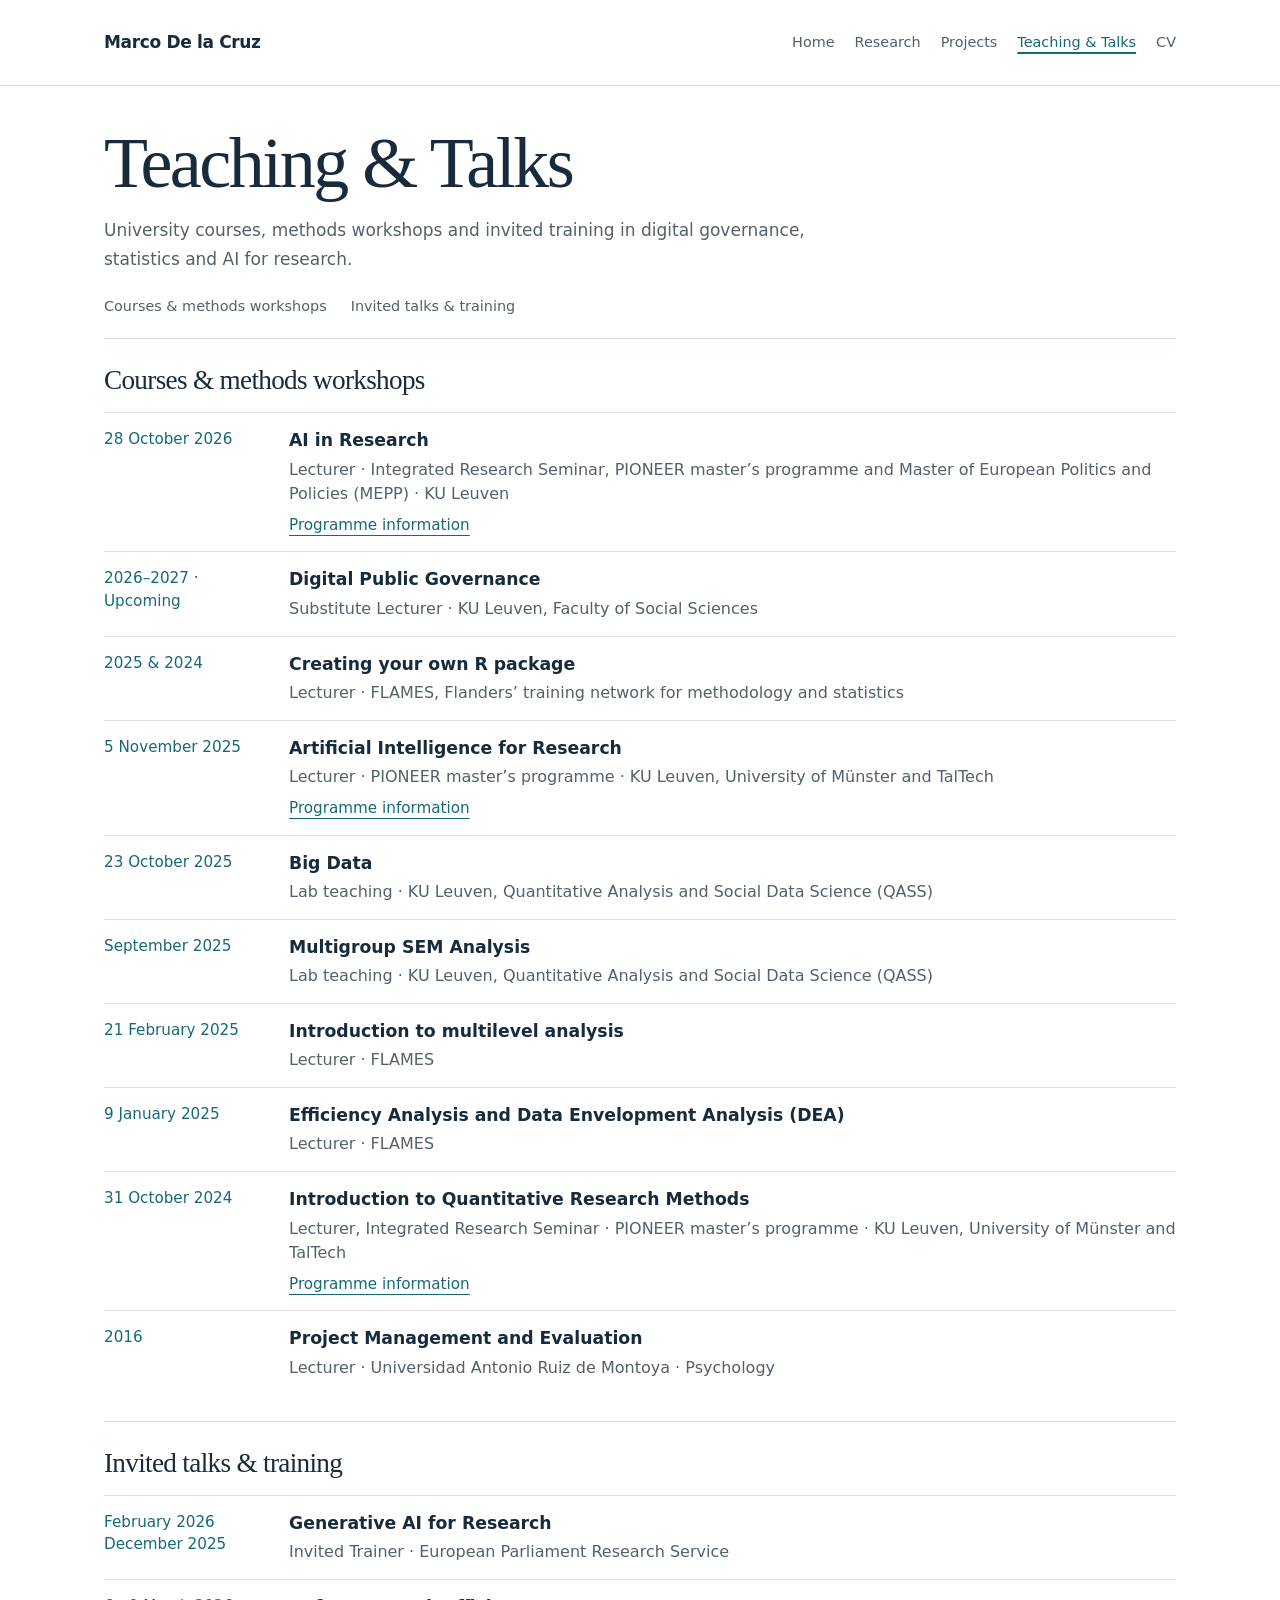
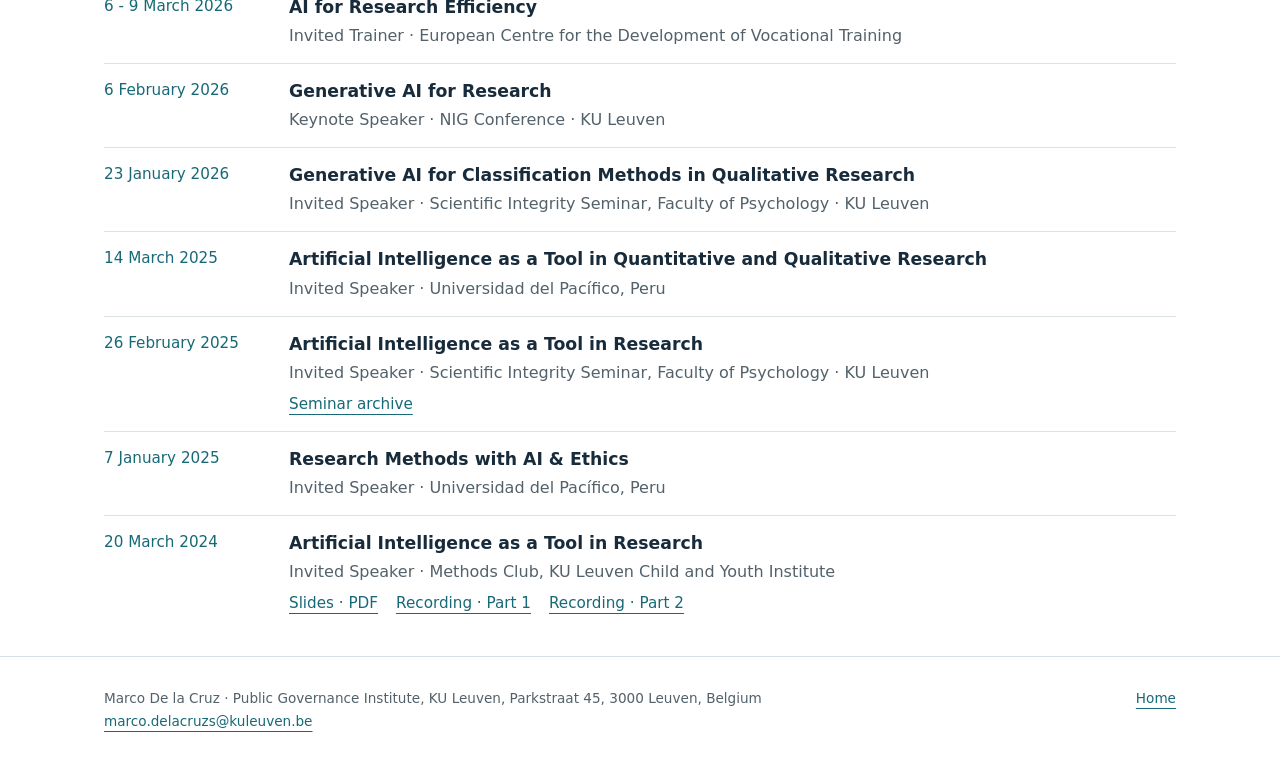
<file: teaching.html>
<!DOCTYPE html>
<html lang="en">
<head>
  <meta charset="utf-8">
  <meta name="viewport" content="width=device-width, initial-scale=1">

  <title>Teaching &amp; Talks | Marco De la Cruz</title>

  <meta
    name="description"
    content="Marco De la Cruz: university teaching, methods workshops and invited training in digital governance, statistics and AI for research."
  >

  <link href="style.css" rel="stylesheet">

  <style>
    /* Compact layout, limited to this page. */
    .teaching-page .page-head {
      padding: 36px 0 20px;
    }

    .teaching-page .page-head h1 {
      margin-bottom: 12px;
    }

    .teaching-page .page-head p {
      margin-bottom: 0;
      max-width: 760px;
    }

    .teaching-page .jump {
      display: flex;
      flex-wrap: wrap;
      gap: 10px 24px;
      margin: 0;
      padding: 0 0 20px;
    }

    .teaching-page .section {
      margin: 0;
      padding: 26px 0;
    }

    .teaching-page .section h2 {
      margin: 0 0 16px;
      font-size: 1.7rem;
    }

    .teaching-page .course {
      display: grid;
      grid-template-columns: 165px minmax(0, 1fr);
      align-items: start;
      gap: 20px;
      margin: 0;
      padding: 15px 0;
      border-top: 1px solid #dce3e2;
    }

    .teaching-page .course > div {
      min-width: 0;
    }

    .teaching-page .course .date {
      font-size: 0.95rem;
      line-height: 1.5;
      font-weight: 500;
      letter-spacing: normal;
      text-transform: none;
    }

    .teaching-page .course h3 {
      margin: 0 0 5px;
      font-family: inherit;
      font-size: 1.08rem;
      font-weight: 600;
      line-height: 1.4;
    }

    .teaching-page .course p {
      margin: 0;
      font-size: 1rem;
      line-height: 1.5;
    }

    .teaching-page .paper-links {
      display: flex;
      flex-wrap: wrap;
      gap: 6px 18px;
      margin-top: 8px;
    }

    .teaching-page .paper-links a {
      font-size: 0.95rem;
      line-height: 1.5;
    }

    @media (max-width: 700px) {
      .teaching-page .page-head {
        padding-top: 26px;
      }

      .teaching-page .section {
        padding: 22px 0;
      }

      .teaching-page .course {
        grid-template-columns: 1fr;
        gap: 5px;
        padding: 14px 0;
      }
    }

    @media print {
      .teaching-page .jump {
        display: none;
      }

      .teaching-page .course {
        break-inside: avoid;
      }
    }
  </style>
</head>

<body>
  <a class="skip" href="#main">Skip to content</a>

  <header>
    <div class="wrap bar">
      <a class="name" href="index.html">Marco De la Cruz</a>

      <nav aria-label="Main navigation">
        <a href="index.html">Home</a>
        <a href="research.html">Research</a>
        <a href="projects.html">Projects</a>
        <a href="teaching.html" aria-current="page">Teaching &amp; Talks</a>
        <a href="cv.html">CV</a>
      </nav>
    </div>
  </header>

  <main class="wrap teaching-page" id="main">

    <div class="page-head">
      <h1>Teaching &amp; Talks</h1>
      <p>
        University courses, methods workshops and invited training
        in digital governance, statistics and AI for research.
      </p>
    </div>

    <nav class="jump" aria-label="Teaching sections">
      <a href="#courses">Courses &amp; methods workshops</a>
      <a href="#ai">Invited talks &amp; training</a>
    </nav>

   <!-- ============================================================
         SECTION 1: COURSES & METHODS WORKSHOPS         
         ============================================================ -->


    
    <section class="section" id="courses">
      <h2>Courses &amp; methods workshops</h2>

      <article class="course">
        <span class="date">28 October 2026</span>
        <div>
          <h3>AI in Research</h3>
          <p>
            Lecturer · Integrated Research Seminar, PIONEER master’s
            programme and Master of European Politics and Policies (MEPP)
            · KU Leuven
          </p>
          <div class="paper-links">
            <a href="https://pioneer-master.eu/programme/">
              Programme information
            </a>
          </div>
        </div>
      </article>
      

      <article class="course">
        <span class="date">2026–2027 · Upcoming</span>
        <div>
          <h3>
            <a href="https://onderwijsaanbod.kuleuven.be/syllabi/e/S0D35B">
              Digital Public Governance
            </a>
          </h3>
          <p>
            Substitute Lecturer · KU Leuven, Faculty of Social Sciences
          </p>
        </div>
      </article>

      <article class="course">
        <span class="date">2025 &amp; 2024</span>
        <div>
          <h3>
            <a href="https://www.flames-statistics.com/iu-courses/228">
              Creating your own R package
            </a>
          </h3>
          <p>
            Lecturer · FLAMES, Flanders’ training network for methodology
            and statistics
          </p>
        </div>
      </article>

      <article class="course">
        <span class="date">5 November 2025</span>
        <div>
          <h3>Artificial Intelligence for Research</h3>
          <p>
            Lecturer · PIONEER master’s programme · KU Leuven,
            University of Münster and TalTech
          </p>
          <div class="paper-links">
            <a href="https://pioneer-master.eu/programme/">
              Programme information
            </a>
          </div>
        </div>
      </article>

      <article class="course">
        <span class="date">23 October 2025</span>
        <div>
          <h3>Big Data</h3>
          <p>
            Lab teaching · KU Leuven, Quantitative Analysis and
            Social Data Science (QASS)
          </p>
        </div>
      </article>

      <article class="course">
        <span class="date">September 2025</span>
        <div>
          <h3>Multigroup SEM Analysis</h3>
          <p>
            Lab teaching · KU Leuven, Quantitative Analysis and
            Social Data Science (QASS)
          </p>
        </div>
      </article>

      <article class="course">
        <span class="date">21 February 2025</span>
        <div>
          <h3>
            <a href="https://www.flames-statistics.com/iu-courses/273">
              Introduction to multilevel analysis
            </a>
          </h3>
          <p>Lecturer · FLAMES</p>
        </div>
      </article>

      <article class="course">
        <span class="date">9 January 2025</span>
        <div>
          <h3>
            <a href="https://www.flames-statistics.com/iu-courses/264">
              Efficiency Analysis and Data Envelopment Analysis (DEA)
            </a>
          </h3>
          <p>Lecturer · FLAMES</p>
        </div>
      </article>

      <article class="course">
        <span class="date">31 October 2024</span>
        <div>
          <h3>Introduction to Quantitative Research Methods</h3>
          <p>
            Lecturer, Integrated Research Seminar · PIONEER master’s
            programme · KU Leuven, University of Münster and TalTech
          </p>
          <div class="paper-links">
            <a href="https://pioneer-master.eu/programme/">
              Programme information
            </a>
          </div>
        </div>
      </article>

      <article class="course">
        <span class="date">2016</span>
        <div>
          <h3>Project Management and Evaluation</h3>
          <p>
            Lecturer · Universidad Antonio Ruiz de Montoya · Psychology
          </p>
        </div>
      </article>
    </section>
  
  <!-- ================= END OF SECTION 1: COURSES ================= -->

  <!-- ============================================================
         SECTION 2: INVITED TALKS & TRAINING
    
         ============================================================ -->

    
    <section class="section" id="ai">
      <h2>Invited talks &amp; training</h2>

      
      <article class="course">
        <span class="date">February 2026<br>December 2025</span>
        <div>
          <h3>Generative AI for Research</h3>
          <p>Invited Trainer · European Parliament Research Service</p>
        </div>
      </article>


      <article class="course">
        <span class="date">6 - 9 March 2026</span>
        <div>
          <h3>AI for Research Efficiency</h3>
          <p>Invited Trainer · European Centre for the Development of Vocational Training</p>
        </div>
      </article>


      
      <article class="course">
        <span class="date">6 February 2026</span>
        <div>
          <h3>Generative AI for Research</h3>
          <p>Keynote Speaker · NIG Conference · KU Leuven</p>
        </div>
      </article>

      <article class="course">
        <span class="date">23 January 2026</span>
        <div>
          <h3>
            Generative AI for Classification Methods in Qualitative Research
          </h3>
          <p>
            Invited Speaker · Scientific Integrity Seminar,
            Faculty of Psychology · KU Leuven
          </p>
        </div>
      </article>

      <article class="course">
        <span class="date">14 March 2025</span>
        <div>
          <h3>
            Artificial Intelligence as a Tool in Quantitative
            and Qualitative Research
          </h3>
          <p>Invited Speaker · Universidad del Pacífico, Peru</p>
        </div>
      </article>

      <article class="course">
        <span class="date">26 February 2025</span>
        <div>
          <h3>Artificial Intelligence as a Tool in Research</h3>
          <p>
            Invited Speaker · Scientific Integrity Seminar,
            Faculty of Psychology · KU Leuven
          </p>
          <div class="paper-links">
            <a href="https://ppw.kuleuven.be/agenda/scientific-integrity/past-seminars">
              Seminar archive
            </a>
          </div>
        </div>
      </article>

      <article class="course">
        <span class="date">7 January 2025</span>
        <div>
          <h3>Research Methods with AI &amp; Ethics</h3>
          <p>Invited Speaker · Universidad del Pacífico, Peru</p>
        </div>
      </article>

      <article class="course">
        <span class="date">20 March 2024</span>
        <div>
          <h3>
            <a href="https://www.kuleuven.be/child-youth/en/methods-club/6-ai-in-research/artificial-intelligence-as-a-tool-in-research">
              Artificial Intelligence as a Tool in Research
            </a>
          </h3>
          <p>
            Invited Speaker · Methods Club,
            KU Leuven Child and Youth Institute
          </p>
          <div class="paper-links">
            <a href="https://www.kuleuven.be/child-youth/en/methods-club/6-ai-in-research/slides-methods-club-ai.pdf">
              Slides · PDF
            </a>
            <a href="https://www.youtube.com/watch?v=OWFxO3Hb83Y">
              Recording · Part 1
            </a>
            <a href="https://www.youtube.com/watch?v=MOJR0wg1UYg">
              Recording · Part 2
            </a>
          </div>
        </div>
      </article>
    </section>

    <!-- ========= END OF SECTION 2: INVITED TALKS & TRAINING ========= -->

    
  </main>

  <footer>
    <div class="wrap">
      <span>Marco De la Cruz · Public Governance Institute, KU Leuven, Parkstraat 45, 3000 Leuven, Belgium<br><a href="mailto:marco.delacruzs@kuleuven.be">marco.delacruzs@kuleuven.be</a></span>
      <a href="index.html">Home</a>
    </div>
  </footer>
</body>
</html>
</file>
<file: style.css>
:root{--ink:#172b3b;--muted:#52616a;--accent:#176977;--line:#d7e0e4;--pale:#f0f5f7;--paper:#fff}
    *{box-sizing:border-box}html{scroll-behavior:smooth;scroll-padding-top:100px}body{margin:0;color:var(--ink);background:var(--paper);font:17px/1.7 system-ui,-apple-system,BlinkMacSystemFont,"Segoe UI",sans-serif}a{color:var(--accent);text-underline-offset:5px}a:hover{color:var(--ink)}a:focus-visible,summary:focus-visible{outline:3px solid var(--accent);outline-offset:6px}h1,h2,h3,p{margin-top:0}h1,h2,h3{font-family:Georgia,"Times New Roman",serif;font-weight:400;line-height:1.14}h1{font-size:clamp(3rem,7vw,5.6rem);letter-spacing:-.035em;margin-bottom:25px}h2{font-size:clamp(2rem,4vw,3rem);letter-spacing:-.025em}h3{font-size:1.65rem;margin-bottom:14px}p{margin-bottom:20px}.wrap{max-width:1160px;margin:auto;padding:0 44px}.skip{position:absolute;top:-100px}.skip:focus{top:10px;z-index:10;background:white;padding:10px}header{background:rgba(255,255,255,.97);border-bottom:1px solid var(--line);position:sticky;top:0;z-index:5}.bar{display:flex;justify-content:space-between;align-items:center;gap:30px;min-height:85px}.name{font-weight:650;letter-spacing:-.02em;color:var(--ink);text-decoration:none}nav{display:flex;gap:27px;flex-wrap:wrap}nav a{font-size:.9rem;text-decoration:none;color:var(--muted)}nav a:hover{text-decoration:underline}.hero{padding:90px 0 80px;display:grid;grid-template-columns:1fr 280px;gap:70px}.eyebrow{color:var(--accent);font-size:.8rem;letter-spacing:.13em;text-transform:uppercase;font-weight:650;margin-bottom:24px}.intro{font-size:1.17rem;max-width:700px}.hero aside{align-self:end;border-top:3px solid var(--accent);padding-top:24px;color:var(--muted);font-size:.95rem}.hero aside strong{display:block;color:var(--ink);margin-bottom:8px;font-weight:600}.hero aside p:last-child{margin-bottom:0}.section{padding:65px 0;border-top:1px solid var(--line)}.section-heading{display:grid;grid-template-columns:280px 1fr;gap:55px;margin-bottom:35px}.section-heading p{max-width:680px;color:var(--muted)}.project{display:grid;grid-template-columns:280px 1fr;gap:55px;border-top:1px solid var(--line);padding:32px 0}.project.featured{background:var(--pale);padding:32px;margin:0 -32px 12px;border-top:0;border-left:3px solid var(--accent)}.category{font-size:.83rem;color:var(--accent);font-weight:600}.project p{max-width:720px;color:var(--muted);margin-bottom:12px}.methods{font-size:.88rem}.methods b{font-weight:600;color:var(--ink)}details{margin-top:14px}summary{cursor:pointer;color:var(--accent);font-size:.9rem;width:fit-content}details p{padding-top:12px;font-size:.95rem}.teaching-grid{display:grid;grid-template-columns:1fr 1fr;gap:35px 60px}.teaching-grid article{border-top:1px solid var(--line);padding-top:25px}.teaching-grid p{color:var(--muted)}.venues{font-size:.9rem}.background{display:grid;grid-template-columns:1fr 1fr;gap:60px}.background h3{font-size:1.5rem}.entry{padding:20px 0;border-top:1px solid var(--line)}.entry strong{font-weight:600;display:block}.entry span{color:var(--muted);font-size:.95rem}footer{border-top:1px solid var(--line);padding:30px 0;font-size:.85rem;color:var(--muted)}footer .wrap{display:flex;justify-content:space-between;gap:20px}footer a{white-space:nowrap}
    @media(max-width:800px){.wrap{padding:0 24px}.hero{grid-template-columns:1fr;gap:30px;padding:55px 0}.hero aside{max-width:600px}.section-heading,.project{grid-template-columns:1fr;gap:12px}.section-heading{margin-bottom:20px}.project.featured{margin:0 0 12px;padding:25px}.bar{gap:12px;flex-wrap:wrap;padding-top:16px;padding-bottom:16px}nav{gap:18px}.section{padding:45px 0}.teaching-grid,.background{grid-template-columns:1fr;gap:20px}h1{font-size:3.6rem}footer .wrap{flex-wrap:wrap}}
    @media(prefers-reduced-motion:reduce){html{scroll-behavior:auto}}
    @media print{header,summary,footer a{display:none}.hero,.section{padding:25px 0}.wrap{padding:0}.project,.teaching-grid article{break-inside:avoid}details p{display:block}body{font-size:11pt}h1{font-size:32pt}}
  
.hero{grid-template-columns:1fr 280px}.page-head{padding:65px 0 35px;max-width:820px}.page-head h1{font-size:clamp(2.8rem,6vw,4.5rem)}.page-head p{color:var(--muted)}.publication{padding:23px 0;border-top:1px solid var(--line);max-width:850px}.publication h3{font-family:inherit;font-weight:550;font-size:1.07rem;line-height:1.5;margin:6px 0}.publication p{color:var(--muted);font-size:.94rem;margin:5px 0}.label{font-size:.8rem;color:var(--accent);font-weight:600}.jump{display:flex;gap:22px;flex-wrap:wrap;padding:0 0 30px;font-size:.95rem}.course{display:grid;grid-template-columns:140px 1fr;gap:25px;padding:22px 0;border-top:1px solid var(--line)}.course h3{font:600 1.05rem/1.5 system-ui;margin:0 0 8px}.course p{margin:0;color:var(--muted);font-size:.95rem}.date{color:var(--accent);font-size:.9rem}.cv-grid{display:grid;grid-template-columns:220px 1fr;gap:35px;padding:25px 0;border-top:1px solid var(--line)}.cv-grid h3{font:600 1.08rem/1.5 system-ui}.cv-grid p{color:var(--muted)}nav a[aria-current=page]{color:var(--accent);text-decoration:underline;text-decoration-thickness:2px}.quiet{color:var(--muted)}@media(max-width:800px){.hero,.cv-grid{grid-template-columns:1fr}.course{grid-template-columns:1fr;gap:6px}.page-head{padding-top:40px}.hero{gap:30px}}
/* Compact research overview, distinct from the publication list. */
#streams{background:#f0f5f7;border-top:3px solid #176977;padding:30px;margin:0 0 38px;border-radius:2px}#streams>h2{font-size:2rem;margin-bottom:24px}.focus-grid{display:grid;grid-template-columns:1fr 1fr;gap:28px 36px}.focus-item h3{font:650 1.15rem/1.4 system-ui,-apple-system,sans-serif;color:#172b3b;margin:0 0 10px}.focus-item p{font-size:1rem;line-height:1.65;color:#40535f;margin:0 0 10px}.focus-item a{font-size:.9rem}.section{padding:42px 0}.project{grid-template-columns:210px 1fr;gap:30px;padding:24px 0}.category{font-size:.95rem}.publication{padding:18px 0}.publication h3{margin:5px 0}.paper-links{display:flex;gap:15px;flex-wrap:wrap;font-size:.9rem}.page-head{padding:45px 0 25px}@media(max-width:800px){.focus-grid{grid-template-columns:1fr;gap:25px}#streams{padding:22px}.project{grid-template-columns:1fr;gap:8px}.bar nav{gap:14px}.bar nav a{font-size:.88rem}}

/* Project titles and roles share one reading column. */
.project-entry{max-width:880px;padding:25px 0;border-top:1px solid var(--line)}.project-entry h3{font-size:1.5rem;line-height:1.3;margin:0 0 8px}.project-entry h3 a,.publication h3 a,.course h3 a{color:var(--ink);text-decoration:none}.project-entry h3 a:hover,.publication h3 a:hover,.course h3 a:hover{color:var(--accent);text-decoration:underline}.project-entry .project-meta{color:var(--accent);font-size:1rem;margin:0 0 12px;font-weight:550}.project-entry p{margin-bottom:12px}.resource-link{font-size:.95rem}.bar{gap:20px}nav{gap:20px}@media(max-width:900px){.bar{flex-wrap:wrap;padding:16px 0}nav{gap:16px}.project-entry h3{font-size:1.3rem}}

/* Bibliographic entries use a compact, consistent reading rhythm. */
.output-section{padding:27px 0}.output-section>h2{font-size:clamp(1.55rem,2.8vw,2.05rem);margin-bottom:18px}.output-section .publication{max-width:none;padding:13px 0}.output-section .publication h3{font:600 1rem/1.5 system-ui,-apple-system,sans-serif;margin:0 0 4px}.output-section .publication .citation-meta{font-size:.94rem;line-height:1.55;margin:0 0 5px}.output-section .paper-links{font-size:.9rem;line-height:1.4}.output-section .publication:last-child{padding-bottom:3px}
</file>
